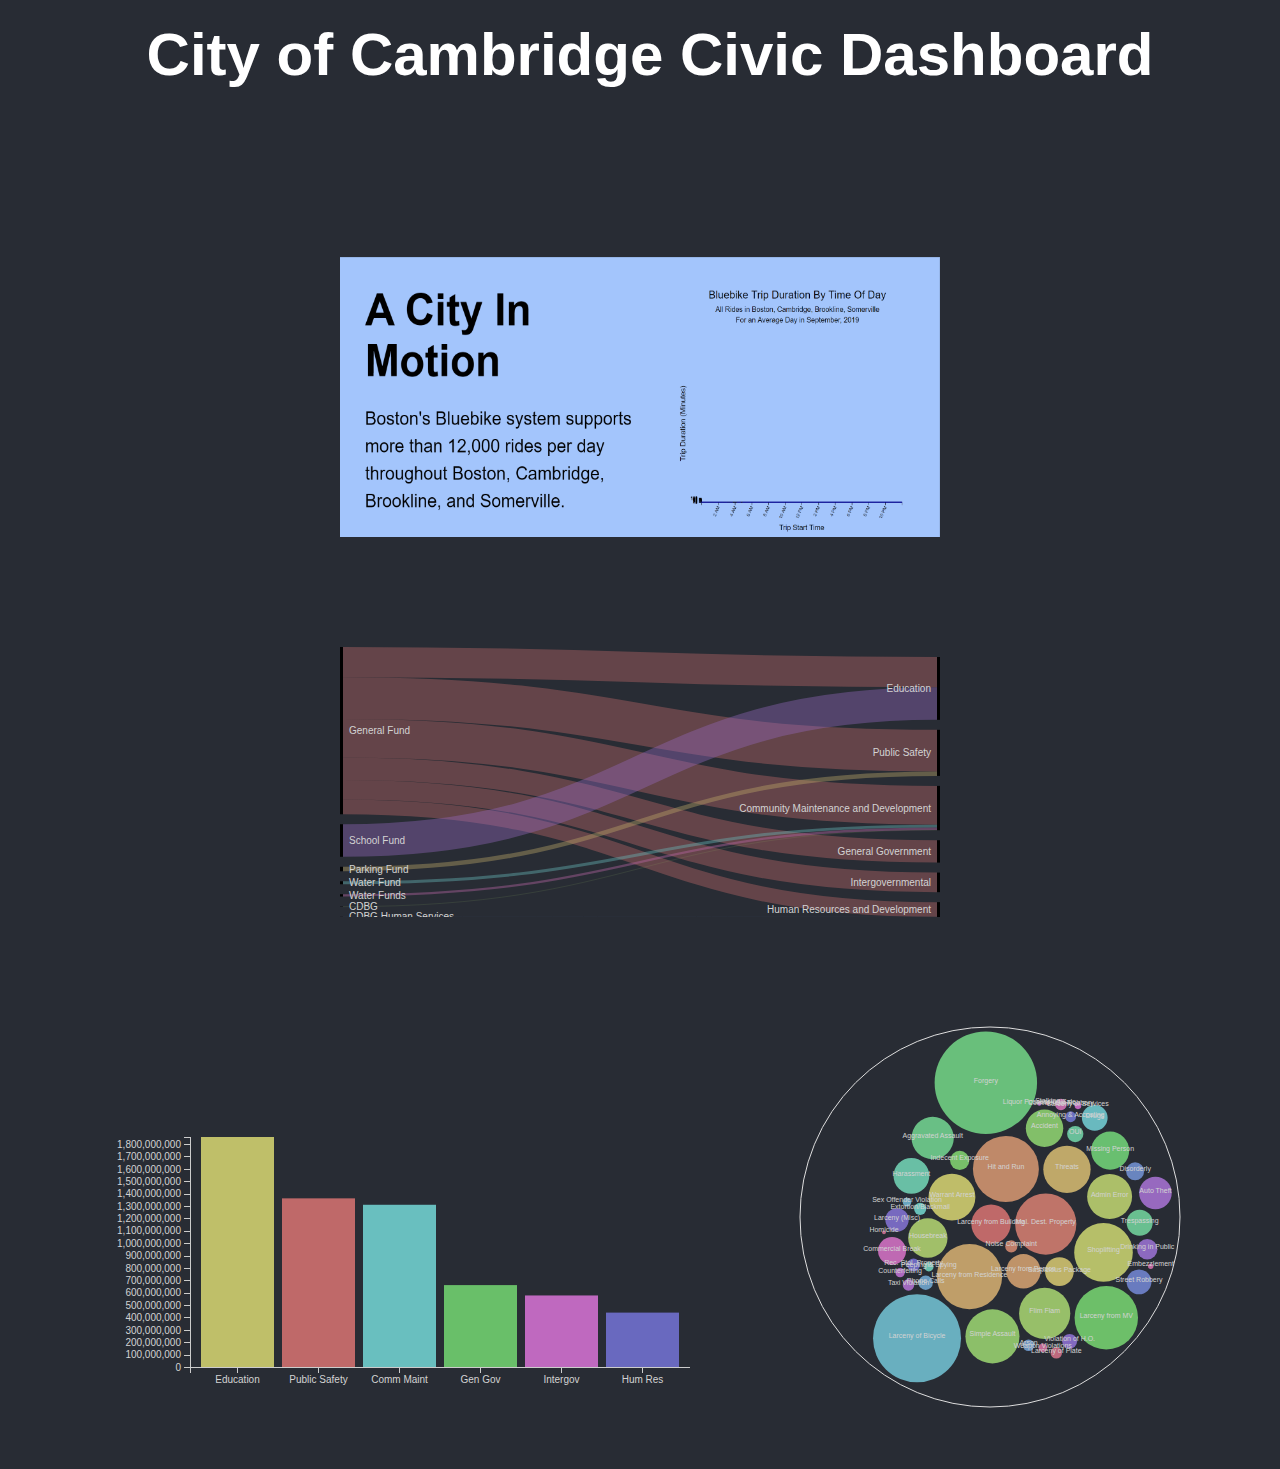
<file: index.html>
<!DOCTYPE html>
<html lang="en">

<head>
  <meta charset="utf-8">
  <title>City of Cambridge Civic Dashboard</title>
  <link rel="stylesheet" href="style.css">
</head>

<body>
  <h1>City of Cambridge Civic Dashboard</h1>

  <div id="data-vizes">
    <div>
      <a href="https://dana-bullister.github.io/blue-bikes/"><img width="600" height="280" src="bluebikes.gif" alt="bluebikes.gif"></a>
    </div>
    <div id="sankey">
      <a href="funds.html">
        <svg width="600" height="280" xmlns="http://www.w3.org/2000/svg">
          <g transform="translate(0, 10)">
            <g class="links" fill="none" stroke-opacity="0.4">
              <path d="M3,51.07756278316269C300,51.07756278316269,300,103.63657046947058,597,103.63657046947058" stroke-width="41.610833266902354" style="stroke: rgb(191, 105, 105);"></path>
              <path d="M3,15.136073074855801C300,15.136073074855801,300,25.136073074855744,597,25.136073074855744" stroke-width="30.272146149711432" style="stroke: rgb(191, 105, 105);"></path>
              <path d="M3,121.79458808449169C300,121.79458808449169,300,204.4082143100166,597,204.4082143100166" stroke-width="22.376031246472255" style="stroke: rgb(191, 105, 105);"></path>
              <path d="M3,91.24477593893471C300,91.24477593893471,300,158.26455023025193,597,158.26455023025193" stroke-width="38.7235930446417" style="stroke: rgb(191, 105, 105);"></path>
              <path d="M3,159.88163529814503C300,159.88163529814503,300,262.4952615236699,597,262.4952615236699" stroke-width="14.70667150816971" style="stroke: rgb(191, 105, 105);"></path>
              <path d="M3,142.75545162589398C300,142.75545162589398,300,235.3690778514189,597,235.3690778514189" stroke-width="19.545695836332317" style="stroke: rgb(191, 105, 105);"></path>
              <path d="M3,222.02436204104234C300,222.02436204104234,300,126.67237040542642,597,126.67237040542642" stroke-width="4.460766605009312" style="stroke: rgb(191, 169, 105);"></path>
              <path d="M3,259.676828913877C300,259.676828913877,300,183.04843032290282,597,183.04843032290282" stroke-width="0.342183478397398" style="stroke: rgb(148, 191, 105);"></path>
              <path d="M3,279.9996616876604C300,279.9996616876604,300,183.219860374441,597,183.219860374441" stroke-width="0.0006766246789064094" style="stroke: rgb(105, 191, 126);"></path>
              <path d="M3,235.73705933645564C300,235.73705933645564,300,179.10866074548147,597,179.10866074548147" stroke-width="2.964627985817378" style="stroke: rgb(105, 191, 191);"></path>
              <path d="M3,269.9236220141983C300,269.9236220141983,300,269.9242986388774,597,269.9242986388774" stroke-width="0.15140272224528625" style="stroke: rgb(105, 126, 191);"></path>
              <path d="M3,193.51447489538384C300,193.51447489538384,300,56.55164999286545,597,56.55164999286545" stroke-width="32.55900768630798" style="stroke: rgb(148, 105, 191);"></path>
              <path d="M3,248.36255525202134C300,248.36255525202134,300,181.73415666104714,597,181.73415666104714" stroke-width="2.286363845313978" style="stroke: rgb(191, 105, 169);"></path>
            </g>
            <g class="nodes" font-family="Arial, Helvetica" font-size="10">
              <g>
                <rect x="0" y="259.5057371746783" height="0.34218347839738783" width="3" fill="#000"></rect><text x="9" y="259.676828913877" dy="0.35em" text-anchor="start">CDBG</text>
              </g>
              <g>
                <rect x="0" y="279.99932337532096" height="0.0006766246789027264" width="3" fill="#000"></rect><text x="9" y="279.9996616876604" dy="0.35em" text-anchor="start">CDBG Historical</text>
              </g>
              <g>
                <rect x="0" y="269.8479206530757" height="0.15140272224527962" width="3" fill="#000"></rect><text x="9" y="269.9236220141983" dy="0.35em" text-anchor="start">CDBG Human Services</text>
              </g>
              <g>
                <rect x="0" y="8.526512829121202e-14" height="167.23497105222975" width="3" fill="#000"></rect><text x="9" y="83.61748552611496" dy="0.35em" text-anchor="start">General Fund</text>
              </g>
              <g>
                <rect x="0" y="219.79397873853767" height="4.460766605009269" width="3" fill="#000"></rect><text x="9" y="222.0243620410423" dy="0.35em" text-anchor="start">Parking Fund</text>
              </g>
              <g>
                <rect x="0" y="177.23497105222984" height="32.55900768630784" width="3" fill="#000"></rect><text x="9" y="193.51447489538376" dy="0.35em" text-anchor="start">School Fund</text>
              </g>
              <g>
                <rect x="0" y="234.25474534354694" height="2.964627985817401" width="3" fill="#000"></rect><text x="9" y="235.73705933645564" dy="0.35em" text-anchor="start">Water Fund</text>
              </g>
              <g>
                <rect x="0" y="247.21937332936434" height="2.2863638453139856" width="3" fill="#000"></rect><text x="9" y="248.36255525202134" dy="0.35em" text-anchor="start">Water Funds</text>
              </g>
              <g>
                <rect x="597" y="138.90275370793108" height="44.31744497884938" width="3" fill="#000"></rect><text x="591" y="161.06147619735577" dy="0.35em" text-anchor="end">Community Maintenance and Development</text>
              </g>
              <g>
                <rect x="597" y="10.000000000000028" height="62.83115383601938" width="3" fill="#000"></rect><text x="591" y="41.41557691800972" dy="0.35em" text-anchor="end">Education</text>
              </g>
              <g>
                <rect x="597" y="193.22019868678046" height="22.37603124647228" width="3" fill="#000"></rect><text x="591" y="204.4082143100166" dy="0.35em" text-anchor="end">General Government</text>
              </g>
              <g>
                <rect x="597" y="255.14192576958504" height="14.858074230414928" width="3" fill="#000"></rect><text x="591" y="262.5709628847925" dy="0.35em" text-anchor="end">Human Resources and Development</text>
              </g>
              <g>
                <rect x="597" y="225.59622993325274" height="19.5456958363323" width="3" fill="#000"></rect><text x="591" y="235.3690778514189" dy="0.35em" text-anchor="end">Intergovernmental</text>
              </g>
              <g>
                <rect x="597" y="82.83115383601941" height="46.07159987191167" width="3" fill="#000"></rect><text x="591" y="105.86695377197525" dy="0.35em" text-anchor="end">Public Safety</text>
              </g>
            </g>
          </g>
        </svg>
      </a>
    </div>
    <div id="bar-chart">
      <a href="bar-chart.html">
        <svg width="600" height="280" xmlns="http://www.w3.org/2000/svg" version="1.1">
          <g transform="translate(100,0)"><text x="-100" y="-7" style="font-size: 10px; font-family: Arial, Helvetica;">undefined</text>
            <g class="y axis" transform="translate(0,0)" fill="none" font-size="10" font-family="sans-serif" text-anchor="end" style="font-size: 10px; font-family: Arial, Helvetica;">
              <path class="domain" stroke="#000" d="M-6,230.5H0.5V0.5H-6" style="shape-rendering: crispedges; fill: none; stroke: rgb(204, 204, 204);"></path>
              <g class="tick" opacity="1" transform="translate(0,230.5)">
                <line stroke="#000" x2="-6" style="shape-rendering: crispedges; fill: none; stroke: rgb(204, 204, 204);"></line><text fill="#000" x="-9" dy="0.32em">0</text>
              </g>
              <g class="tick" opacity="1" transform="translate(0,218.1157235187316)">
                <line stroke="#000" x2="-6" style="shape-rendering: crispedges; fill: none; stroke: rgb(204, 204, 204);"></line><text fill="#000" x="-9" dy="0.32em">100,000,000</text>
              </g>
              <g class="tick" opacity="1" transform="translate(0,205.73144703746323)">
                <line stroke="#000" x2="-6" style="shape-rendering: crispedges; fill: none; stroke: rgb(204, 204, 204);"></line><text fill="#000" x="-9" dy="0.32em">200,000,000</text>
              </g>
              <g class="tick" opacity="1" transform="translate(0,193.34717055619484)">
                <line stroke="#000" x2="-6" style="shape-rendering: crispedges; fill: none; stroke: rgb(204, 204, 204);"></line><text fill="#000" x="-9" dy="0.32em">300,000,000</text>
              </g>
              <g class="tick" opacity="1" transform="translate(0,180.96289407492648)">
                <line stroke="#000" x2="-6" style="shape-rendering: crispedges; fill: none; stroke: rgb(204, 204, 204);"></line><text fill="#000" x="-9" dy="0.32em">400,000,000</text>
              </g>
              <g class="tick" opacity="1" transform="translate(0,168.5786175936581)">
                <line stroke="#000" x2="-6" style="shape-rendering: crispedges; fill: none; stroke: rgb(204, 204, 204);"></line><text fill="#000" x="-9" dy="0.32em">500,000,000</text>
              </g>
              <g class="tick" opacity="1" transform="translate(0,156.1943411123897)">
                <line stroke="#000" x2="-6" style="shape-rendering: crispedges; fill: none; stroke: rgb(204, 204, 204);"></line><text fill="#000" x="-9" dy="0.32em">600,000,000</text>
              </g>
              <g class="tick" opacity="1" transform="translate(0,143.81006463112135)">
                <line stroke="#000" x2="-6" style="shape-rendering: crispedges; fill: none; stroke: rgb(204, 204, 204);"></line><text fill="#000" x="-9" dy="0.32em">700,000,000</text>
              </g>
              <g class="tick" opacity="1" transform="translate(0,131.42578814985296)">
                <line stroke="#000" x2="-6" style="shape-rendering: crispedges; fill: none; stroke: rgb(204, 204, 204);"></line><text fill="#000" x="-9" dy="0.32em">800,000,000</text>
              </g>
              <g class="tick" opacity="1" transform="translate(0,119.04151166858456)">
                <line stroke="#000" x2="-6" style="shape-rendering: crispedges; fill: none; stroke: rgb(204, 204, 204);"></line><text fill="#000" x="-9" dy="0.32em">900,000,000</text>
              </g>
              <g class="tick" opacity="1" transform="translate(0,106.65723518731619)">
                <line stroke="#000" x2="-6" style="shape-rendering: crispedges; fill: none; stroke: rgb(204, 204, 204);"></line><text fill="#000" x="-9" dy="0.32em">1,000,000,000</text>
              </g>
              <g class="tick" opacity="1" transform="translate(0,94.2729587060478)">
                <line stroke="#000" x2="-6" style="shape-rendering: crispedges; fill: none; stroke: rgb(204, 204, 204);"></line><text fill="#000" x="-9" dy="0.32em">1,100,000,000</text>
              </g>
              <g class="tick" opacity="1" transform="translate(0,81.88868222477942)">
                <line stroke="#000" x2="-6" style="shape-rendering: crispedges; fill: none; stroke: rgb(204, 204, 204);"></line><text fill="#000" x="-9" dy="0.32em">1,200,000,000</text>
              </g>
              <g class="tick" opacity="1" transform="translate(0,69.50440574351106)">
                <line stroke="#000" x2="-6" style="shape-rendering: crispedges; fill: none; stroke: rgb(204, 204, 204);"></line><text fill="#000" x="-9" dy="0.32em">1,300,000,000</text>
              </g>
              <g class="tick" opacity="1" transform="translate(0,57.12012926224267)">
                <line stroke="#000" x2="-6" style="shape-rendering: crispedges; fill: none; stroke: rgb(204, 204, 204);"></line><text fill="#000" x="-9" dy="0.32em">1,400,000,000</text>
              </g>
              <g class="tick" opacity="1" transform="translate(0,44.735852780974284)">
                <line stroke="#000" x2="-6" style="shape-rendering: crispedges; fill: none; stroke: rgb(204, 204, 204);"></line><text fill="#000" x="-9" dy="0.32em">1,500,000,000</text>
              </g>
              <g class="tick" opacity="1" transform="translate(0,32.3515762997059)">
                <line stroke="#000" x2="-6" style="shape-rendering: crispedges; fill: none; stroke: rgb(204, 204, 204);"></line><text fill="#000" x="-9" dy="0.32em">1,600,000,000</text>
              </g>
              <g class="tick" opacity="1" transform="translate(0,19.96729981843751)">
                <line stroke="#000" x2="-6" style="shape-rendering: crispedges; fill: none; stroke: rgb(204, 204, 204);"></line><text fill="#000" x="-9" dy="0.32em">1,700,000,000</text>
              </g>
              <g class="tick" opacity="1" transform="translate(0,7.583023337169124)">
                <line stroke="#000" x2="-6" style="shape-rendering: crispedges; fill: none; stroke: rgb(204, 204, 204);"></line><text fill="#000" x="-9" dy="0.32em">1,800,000,000</text>
              </g>
            </g>
            <rect transform="translate(0,0)" class="bar" x="11" width="73" y="0" height="230" style="fill: rgb(191, 191, 105);"></rect>
            <rect transform="translate(0,0)" class="bar" x="92" width="73" y="61.35009746605971" height="168.6499025339403" style="fill: rgb(191, 105, 105);"></rect>
            <rect transform="translate(0,0)" class="bar" x="254" width="73" y="148.09020091975015" height="81.90979908024985" style="fill: rgb(105, 191, 105);"></rect>
            <rect transform="translate(0,0)" class="bar" x="173" width="73" y="67.77136463643973" height="162.22863536356027" style="fill: rgb(105, 191, 191);"></rect>
            <rect transform="translate(0,0)" class="bar" x="416" width="73" y="175.61046766840735" height="54.38953233159265" style="fill: rgb(105, 105, 191);"></rect>
            <rect transform="translate(0,0)" class="bar" x="335" width="73" y="158.45093925715435" height="71.54906074284565" style="fill: rgb(191, 105, 191);"></rect>
          </g>
          <g class="x axis" transform="translate(100,230)" fill="none" font-size="10" font-family="sans-serif" text-anchor="middle" style="font-size: 10px; font-family: Arial, Helvetica;">
            <path class="domain" stroke="#000" d="M0.5,6V0.5H500.5V6" style="shape-rendering: crispedges; fill: none; stroke: rgb(204, 204, 204);"></path>
            <g class="tick" opacity="1" transform="translate(128.5,0)">
              <line stroke="#000" y2="6" style="shape-rendering: crispedges; fill: none; stroke: rgb(204, 204, 204);"></line><text fill="#000" y="9" dy="0.71em">Public Safety</text>
            </g>
            <g class="tick" opacity="1" transform="translate(47.5,0)">
              <line stroke="#000" y2="6" style="shape-rendering: crispedges; fill: none; stroke: rgb(204, 204, 204);"></line><text fill="#000" y="9" dy="0.71em">Education</text>
            </g>
            <g class="tick" opacity="1" transform="translate(209.5,0)">
              <line stroke="#000" y2="6" style="shape-rendering: crispedges; fill: none; stroke: rgb(204, 204, 204);"></line><text fill="#000" y="9" dy="0.71em">Comm Maint</text>
            </g>
            <g class="tick" opacity="1" transform="translate(290.5,0)">
              <line stroke="#000" y2="6" style="shape-rendering: crispedges; fill: none; stroke: rgb(204, 204, 204);"></line><text fill="#000" y="9" dy="0.71em">Gen Gov</text>
            </g>
            <g class="tick" opacity="1" transform="translate(371.5,0)">
              <line stroke="#000" y2="6" style="shape-rendering: crispedges; fill: none; stroke: rgb(204, 204, 204);"></line><text fill="#000" y="9" dy="0.71em">Intergov</text>
            </g>
            <g class="tick" opacity="1" transform="translate(452.5,0)">
              <line stroke="#000" y2="6" style="shape-rendering: crispedges; fill: none; stroke: rgb(204, 204, 204);"></line><text fill="#000" y="9" dy="0.71em">Hum Res</text>
            </g>
          </g>
        </svg>
      </a>
    </div>
    <div>
      <a href="circle-diag.html">
        <svg width="400" height="400" xmlns="http://www.w3.org/2000/svg">
          <g transform="translate(10,10)">
            <g>
              <circle class="node node--root" transform="translate(190,190)" r="190" style="fill-opacity: 0; stroke: rgb(221, 221, 221); stroke-opacity: 1;"></circle>
              <circle class="node node--leaf" transform="translate(191.05091691257527,197.07474751236933)" r="19.681389699377313" style="fill: rgb(191, 105, 105); fill-opacity: 1; stroke: rgb(221, 221, 221); stroke-opacity: 0;"></circle>
              <circle class="node node--leaf" transform="translate(245.7385271750395,197.07474751236933)" r="30.611031862429982" style="fill: rgb(191, 116, 105); fill-opacity: 1; stroke: rgb(221, 221, 221); stroke-opacity: 0;"></circle>
              <circle class="node node--leaf" transform="translate(211.27681216636645,219.43451059194848)" r="6.073808725046657" style="fill: rgb(191, 126, 105); fill-opacity: 1; stroke: rgb(221, 221, 221); stroke-opacity: 0;"></circle>
              <circle class="node node--leaf" transform="translate(205.89760703741896,141.9740963106358)" r="32.98922546285924" style="fill: rgb(191, 137, 105); fill-opacity: 1; stroke: rgb(221, 221, 221); stroke-opacity: 0;"></circle>
              <circle class="node node--leaf" transform="translate(223.44755718072312,244.25995556316406)" r="17.17932534844204" style="fill: rgb(191, 147, 105); fill-opacity: 1; stroke: rgb(221, 221, 221); stroke-opacity: 0;"></circle>
              <circle class="node node--leaf" transform="translate(169.4788616733703,249.54169069512352)" r="32.65201839369641" style="fill: rgb(191, 158, 105); fill-opacity: 1; stroke: rgb(221, 221, 221); stroke-opacity: 0;"></circle>
              <circle class="node node--leaf" transform="translate(266.9608669807203,142.36010137626252)" r="23.680065813094437" style="fill: rgb(191, 168, 105); fill-opacity: 1; stroke: rgb(221, 221, 221); stroke-opacity: 0;"></circle>
              <circle class="node node--leaf" transform="translate(259.3943234857058,244.52842823830974)" r="14.37325480186503" style="fill: rgb(191, 179, 105); fill-opacity: 1; stroke: rgb(221, 221, 221); stroke-opacity: 0;"></circle>
              <circle class="node node--leaf" transform="translate(151.94624804521467,170.07204668356792)" r="23.445216381683238" style="fill: rgb(191, 189, 105); fill-opacity: 1; stroke: rgb(221, 221, 221); stroke-opacity: 0;"></circle>
              <circle class="node node--leaf" transform="translate(303.50247660088996,225.37620659682773)" r="29.318319385376647" style="fill: rgb(182, 191, 105); fill-opacity: 1; stroke: rgb(221, 221, 221); stroke-opacity: 0;"></circle>
              <circle class="node node--leaf" transform="translate(309.606348982334,169.5138843729015)" r="22.48129863397141" style="fill: rgb(172, 191, 105); fill-opacity: 1; stroke: rgb(221, 221, 221); stroke-opacity: 0;"></circle>
              <circle class="node node--leaf" transform="translate(127.83327617767102,211.02183993079592)" r="19.681389699377313" style="fill: rgb(161, 191, 105); fill-opacity: 1; stroke: rgb(221, 221, 221); stroke-opacity: 0;"></circle>
              <circle class="node node--leaf" transform="translate(244.68210404480124,286.4135848544259)" r="25.625427083786555" style="fill: rgb(151, 191, 105); fill-opacity: 1; stroke: rgb(221, 221, 221); stroke-opacity: 0;"></circle>
              <circle class="node node--leaf" transform="translate(192.4513411818983,309.35587146048476)" r="27.026742646559672" style="fill: rgb(140, 191, 105); fill-opacity: 1; stroke: rgb(221, 221, 221); stroke-opacity: 0;"></circle>
              <circle class="node node--leaf" transform="translate(244.53133421759532,101.28966471660277)" r="18.720735778016376" style="fill: rgb(130, 191, 105); fill-opacity: 1; stroke: rgb(221, 221, 221); stroke-opacity: 0;"></circle>
              <circle class="node node--leaf" transform="translate(159.69153533785533,133.4379210588176)" r="9.603534821675414" style="fill: rgb(119, 191, 105); fill-opacity: 1; stroke: rgb(221, 221, 221); stroke-opacity: 0;"></circle>
              <circle class="node node--leaf" transform="translate(306.28445269093487,290.7658497306126)" r="31.735287320217598" style="fill: rgb(109, 191, 105); fill-opacity: 1; stroke: rgb(221, 221, 221); stroke-opacity: 0;"></circle>
              <circle class="node node--leaf" transform="translate(310.1634380166945,123.62674969263138)" r="19.014028868149914" style="fill: rgb(105, 191, 112); fill-opacity: 1; stroke: rgb(221, 221, 221); stroke-opacity: 0;"></circle>
              <circle class="node node--leaf" transform="translate(185.84311843122921,55.674344106413656)" r="51.21485075310677" style="fill: rgb(105, 191, 123); fill-opacity: 1; stroke: rgb(221, 221, 221); stroke-opacity: 0;"></circle>
              <circle class="node node--leaf" transform="translate(132.66585354654487,110.99948227402237)" r="21.127776607685913" style="fill: rgb(105, 191, 133); fill-opacity: 1; stroke: rgb(221, 221, 221); stroke-opacity: 0;"></circle>
              <circle class="node node--leaf" transform="translate(339.6628485396999,195.76049626618334)" r="13.026868433007346" style="fill: rgb(105, 191, 144); fill-opacity: 1; stroke: rgb(221, 221, 221); stroke-opacity: 0;"></circle>
              <circle class="node node--leaf" transform="translate(275.25193719771954,107.09758138262829)" r="8.14886951492139" style="fill: rgb(105, 191, 154); fill-opacity: 1; stroke: rgb(221, 221, 221); stroke-opacity: 0;"></circle>
              <circle class="node node--leaf" transform="translate(111.39710773821753,148.87442580735126)" r="17.91516190626086" style="fill: rgb(105, 191, 165); fill-opacity: 1; stroke: rgb(221, 221, 221); stroke-opacity: 0;"></circle>
              <circle class="node node--leaf" transform="translate(128.88312442902577,239.78401646017818)" r="4.704752008031001" style="fill: rgb(105, 191, 175); fill-opacity: 1; stroke: rgb(221, 221, 221); stroke-opacity: 0;"></circle>
              <circle class="node node--leaf" transform="translate(120.14921228102435,181.8670632068267)" r="6.073808725046657" style="fill: rgb(105, 191, 185); fill-opacity: 1; stroke: rgb(221, 221, 221); stroke-opacity: 0;"></circle>
              <circle class="node node--leaf" transform="translate(294.74632637518715,90.77030178821589)" r="12.88449401133153" style="fill: rgb(105, 185, 191); fill-opacity: 1; stroke: rgb(221, 221, 221); stroke-opacity: 0;"></circle>
              <circle class="node node--leaf" transform="translate(117.04700444232843,311.35590378130996)" r="44.008925259471816" style="fill: rgb(105, 175, 191); fill-opacity: 1; stroke: rgb(221, 221, 221); stroke-opacity: 0;"></circle>
              <circle class="node node--leaf" transform="translate(107.01887473211991,175.1168872395258)" r="4.29483133711051" style="fill: rgb(105, 165, 191); fill-opacity: 1; stroke: rgb(221, 221, 221); stroke-opacity: 0;"></circle>
              <circle class="node node--leaf" transform="translate(125.68331659184372,255.75315953657443)" r="7.186627400932516" style="fill: rgb(105, 154, 191); fill-opacity: 1; stroke: rgb(221, 221, 221); stroke-opacity: 0;"></circle>
              <circle class="node node--leaf" transform="translate(228.53256308461687,318.34470714762074)" r="5.76212089300525" style="fill: rgb(105, 144, 191); fill-opacity: 1; stroke: rgb(221, 221, 221); stroke-opacity: 0;"></circle>
              <circle class="node node--leaf" transform="translate(335.13747551914753,144.2963582813794)" r="9.008914215519889" style="fill: rgb(105, 133, 191); fill-opacity: 1; stroke: rgb(221, 221, 221); stroke-opacity: 0;"></circle>
              <circle class="node node--leaf" transform="translate(339.0137899475317,254.8684915939208)" r="12.447603793481786" style="fill: rgb(105, 123, 191); fill-opacity: 1; stroke: rgb(221, 221, 221); stroke-opacity: 0;"></circle>
              <circle class="node node--leaf" transform="translate(270.6324250600429,89.7246248836074)" r="5.432579676614262" style="fill: rgb(105, 112, 191); fill-opacity: 1; stroke: rgb(221, 221, 221); stroke-opacity: 0;"></circle>
              <circle class="node node--leaf" transform="translate(113.5282066494019,237.89887879665235)" r="6.370264332922002" style="fill: rgb(109, 105, 191); fill-opacity: 1; stroke: rgb(221, 221, 221); stroke-opacity: 0;"></circle>
              <circle class="node node--leaf" transform="translate(97.02328150869191,192.86953178176043)" r="11.68320435434028" style="fill: rgb(119, 105, 191); fill-opacity: 1; stroke: rgb(221, 221, 221); stroke-opacity: 0;"></circle>
              <circle class="node node--leaf" transform="translate(269.6454858014029,314.3428231766993)" r="7.438866085814379" style="fill: rgb(130, 105, 191); fill-opacity: 1; stroke: rgb(221, 221, 221); stroke-opacity: 0;"></circle>
              <circle class="node node--leaf" transform="translate(347.2697769647576,222.27640689055744)" r="10.163425938120872" style="fill: rgb(140, 105, 191); fill-opacity: 1; stroke: rgb(221, 221, 221); stroke-opacity: 0;"></circle>
              <circle class="node node--leaf" transform="translate(355.4513284889847,165.96538669767364)" r="16.297739029842784" style="fill: rgb(151, 105, 191); fill-opacity: 1; stroke: rgb(221, 221, 221); stroke-opacity: 0;"></circle>
              <circle class="node node--leaf" transform="translate(108.46943144221493,257.8731379628466)" r="5.76212089300525" style="fill: rgb(161, 105, 191); fill-opacity: 1; stroke: rgb(221, 221, 221); stroke-opacity: 0;"></circle>
              <circle class="node node--leaf" transform="translate(100.10453059696361,245.58862295810846)" r="4.704752008031001" style="fill: rgb(172, 105, 191); fill-opacity: 1; stroke: rgb(221, 221, 221); stroke-opacity: 0;"></circle>
              <circle class="node node--leaf" transform="translate(239.35730590769282,76.79349470859206)" r="1.920706964335083" style="fill: rgb(182, 105, 191); fill-opacity: 1; stroke: rgb(221, 221, 221); stroke-opacity: 0;"></circle>
              <circle class="node node--leaf" transform="translate(277.9689516151997,78.80596888422967)" r="3.326762048679747" style="fill: rgb(191, 105, 189); fill-opacity: 1; stroke: rgb(221, 221, 221); stroke-opacity: 0;"></circle>
              <circle class="node node--leaf" transform="translate(92.04042540277788,223.96016001260085)" r="13.982957765465798" style="fill: rgb(191, 105, 179); fill-opacity: 1; stroke: rgb(221, 221, 221); stroke-opacity: 0;"></circle>
              <circle class="node node--leaf" transform="translate(260.9316501019653,77.52054307987405)" r="5.76212089300525" style="fill: rgb(191, 105, 168); fill-opacity: 1; stroke: rgb(221, 221, 221); stroke-opacity: 0;"></circle>
              <circle class="node node--leaf" transform="translate(350.7241199225772,239.20241762617295)" r="2.7162898383071314" style="fill: rgb(191, 105, 158); fill-opacity: 1; stroke: rgb(221, 221, 221); stroke-opacity: 0;"></circle>
              <circle class="node node--leaf" transform="translate(242.79524999226928,320.67711784413103)" r="4.29483133711051" style="fill: rgb(191, 105, 147); fill-opacity: 1; stroke: rgb(221, 221, 221); stroke-opacity: 0;"></circle>
              <circle class="node node--leaf" transform="translate(84.01885226418102,205.31350307433573)" r="1.920706964335083" style="fill: rgb(191, 105, 137); fill-opacity: 1; stroke: rgb(221, 221, 221); stroke-opacity: 0;"></circle>
              <circle class="node node--leaf" transform="translate(256.30327035435823,325.8149932202283)" r="5.76212089300525" style="fill: rgb(191, 105, 126); fill-opacity: 1; stroke: rgb(221, 221, 221); stroke-opacity: 0;"></circle>
              <circle class="node node--leaf" transform="translate(247.58632456834002,76.44011848392695)" r="1.920706964335083" style="fill: rgb(191, 105, 116); fill-opacity: 1; stroke: rgb(221, 221, 221); stroke-opacity: 0;"></circle>
            </g>
            <g id="text-labels"><text text-anchor="middle" transform="translate(190,190)" style="font-size: 7px; font-family: Arial, Helvetica;"></text><text text-anchor="middle" transform="translate(191.05091691257527,197.07474751236933)"
                style="font-size: 7px; font-family: Arial, Helvetica;">Larceny from Building</text><text text-anchor="middle" transform="translate(245.7385271750395,197.07474751236933)" style="font-size: 7px; font-family: Arial, Helvetica;">Mal.
                Dest. Property</text><text text-anchor="middle" transform="translate(211.27681216636645,219.43451059194848)" style="font-size: 7px; font-family: Arial, Helvetica;">Noise Complaint</text><text text-anchor="middle"
                transform="translate(205.89760703741896,141.9740963106358)" style="font-size: 7px; font-family: Arial, Helvetica;">Hit and Run</text><text text-anchor="middle" transform="translate(223.44755718072312,244.25995556316406)"
                style="font-size: 7px; font-family: Arial, Helvetica;">Larceny from Person</text><text text-anchor="middle" transform="translate(169.4788616733703,249.54169069512352)" style="font-size: 7px; font-family: Arial, Helvetica;">Larceny
                from Residence</text><text text-anchor="middle" transform="translate(266.9608669807203,142.36010137626252)" style="font-size: 7px; font-family: Arial, Helvetica;">Threats</text><text text-anchor="middle"
                transform="translate(259.3943234857058,244.52842823830974)" style="font-size: 7px; font-family: Arial, Helvetica;">Suspicious Package</text><text text-anchor="middle" transform="translate(151.94624804521467,170.07204668356792)"
                style="font-size: 7px; font-family: Arial, Helvetica;">Warrant Arrest</text><text text-anchor="middle" transform="translate(303.50247660088996,225.37620659682773)"
                style="font-size: 7px; font-family: Arial, Helvetica;">Shoplifting</text><text text-anchor="middle" transform="translate(309.606348982334,169.5138843729015)" style="font-size: 7px; font-family: Arial, Helvetica;">Admin
                Error</text><text text-anchor="middle" transform="translate(127.83327617767102,211.02183993079592)" style="font-size: 7px; font-family: Arial, Helvetica;">Housebreak</text><text text-anchor="middle"
                transform="translate(244.68210404480124,286.4135848544259)" style="font-size: 7px; font-family: Arial, Helvetica;">Flim Flam</text><text text-anchor="middle" transform="translate(192.4513411818983,309.35587146048476)"
                style="font-size: 7px; font-family: Arial, Helvetica;">Simple Assault</text><text text-anchor="middle" transform="translate(244.53133421759532,101.28966471660277)"
                style="font-size: 7px; font-family: Arial, Helvetica;">Accident</text><text text-anchor="middle" transform="translate(159.69153533785533,133.4379210588176)" style="font-size: 7px; font-family: Arial, Helvetica;">Indecent
                Exposure</text><text text-anchor="middle" transform="translate(306.28445269093487,290.7658497306126)" style="font-size: 7px; font-family: Arial, Helvetica;">Larceny from MV</text><text text-anchor="middle"
                transform="translate(310.1634380166945,123.62674969263138)" style="font-size: 7px; font-family: Arial, Helvetica;">Missing Person</text><text text-anchor="middle" transform="translate(185.84311843122921,55.674344106413656)"
                style="font-size: 7px; font-family: Arial, Helvetica;">Forgery</text><text text-anchor="middle" transform="translate(132.66585354654487,110.99948227402237)" style="font-size: 7px; font-family: Arial, Helvetica;">Aggravated
                Assault</text><text text-anchor="middle" transform="translate(339.6628485396999,195.76049626618334)" style="font-size: 7px; font-family: Arial, Helvetica;">Trespassing</text><text text-anchor="middle"
                transform="translate(275.25193719771954,107.09758138262829)" style="font-size: 7px; font-family: Arial, Helvetica;">OUI</text><text text-anchor="middle" transform="translate(111.39710773821753,148.87442580735126)"
                style="font-size: 7px; font-family: Arial, Helvetica;">Harassment</text><text text-anchor="middle" transform="translate(128.88312442902577,239.78401646017818)" style="font-size: 7px; font-family: Arial, Helvetica;">Peeping &amp;
                Spying</text><text text-anchor="middle" transform="translate(120.14921228102435,181.8670632068267)" style="font-size: 7px; font-family: Arial, Helvetica;">Extortion/Blackmail</text><text text-anchor="middle"
                transform="translate(294.74632637518715,90.77030178821589)" style="font-size: 7px; font-family: Arial, Helvetica;">Drugs</text><text text-anchor="middle" transform="translate(117.04700444232843,311.35590378130996)"
                style="font-size: 7px; font-family: Arial, Helvetica;">Larceny of Bicycle</text><text text-anchor="middle" transform="translate(107.01887473211991,175.1168872395258)" style="font-size: 7px; font-family: Arial, Helvetica;">Sex
                Offender Violation</text><text text-anchor="middle" transform="translate(125.68331659184372,255.75315953657443)" style="font-size: 7px; font-family: Arial, Helvetica;">Phone Calls</text><text text-anchor="middle"
                transform="translate(228.53256308461687,318.34470714762074)" style="font-size: 7px; font-family: Arial, Helvetica;">Arson</text><text text-anchor="middle" transform="translate(335.13747551914753,144.2963582813794)"
                style="font-size: 7px; font-family: Arial, Helvetica;">Disorderly</text><text text-anchor="middle" transform="translate(339.0137899475317,254.8684915939208)" style="font-size: 7px; font-family: Arial, Helvetica;">Street
                Robbery</text><text text-anchor="middle" transform="translate(270.6324250600429,89.7246248836074)" style="font-size: 7px; font-family: Arial, Helvetica;">Annoying &amp; Accosting</text><text text-anchor="middle"
                transform="translate(113.5282066494019,237.89887879665235)" style="font-size: 7px; font-family: Arial, Helvetica;">Rec. Stol. Property</text><text text-anchor="middle" transform="translate(97.02328150869191,192.86953178176043)"
                style="font-size: 7px; font-family: Arial, Helvetica;">Larceny (Misc)</text><text text-anchor="middle" transform="translate(269.6454858014029,314.3428231766993)" style="font-size: 7px; font-family: Arial, Helvetica;">Violation of
                H.O.</text><text text-anchor="middle" transform="translate(347.2697769647576,222.27640689055744)" style="font-size: 7px; font-family: Arial, Helvetica;">Drinking in Public</text><text text-anchor="middle"
                transform="translate(355.4513284889847,165.96538669767364)" style="font-size: 7px; font-family: Arial, Helvetica;">Auto Theft</text><text text-anchor="middle" transform="translate(108.46943144221493,257.8731379628466)"
                style="font-size: 7px; font-family: Arial, Helvetica;">Taxi Violation</text><text text-anchor="middle" transform="translate(100.10453059696361,245.58862295810846)"
                style="font-size: 7px; font-family: Arial, Helvetica;">Counterfeiting</text><text text-anchor="middle" transform="translate(239.35730590769282,76.79349470859206)" style="font-size: 7px; font-family: Arial, Helvetica;">Liquor
                Possession/Sale</text><text text-anchor="middle" transform="translate(277.9689516151997,78.80596888422967)" style="font-size: 7px; font-family: Arial, Helvetica;">Larceny of Services</text><text text-anchor="middle"
                transform="translate(92.04042540277788,223.96016001260085)" style="font-size: 7px; font-family: Arial, Helvetica;">Commercial Break</text><text text-anchor="middle" transform="translate(260.9316501019653,77.52054307987405)"
                style="font-size: 7px; font-family: Arial, Helvetica;">Commercial Robbery</text><text text-anchor="middle" transform="translate(350.7241199225772,239.20241762617295)"
                style="font-size: 7px; font-family: Arial, Helvetica;">Embezzlement</text><text text-anchor="middle" transform="translate(242.79524999226928,320.67711784413103)" style="font-size: 7px; font-family: Arial, Helvetica;">Weapon
                Violations</text><text text-anchor="middle" transform="translate(84.01885226418102,205.31350307433573)" style="font-size: 7px; font-family: Arial, Helvetica;">Homicide</text><text text-anchor="middle"
                transform="translate(256.30327035435823,325.8149932202283)" style="font-size: 7px; font-family: Arial, Helvetica;">Larceny of Plate</text><text text-anchor="middle" transform="translate(247.58632456834002,76.44011848392695)"
                style="font-size: 7px; font-family: Arial, Helvetica;">Stalking</text></g>
          </g>
        </svg>
      </a>
    </div>
  </div>
</body>

</html>
</file>
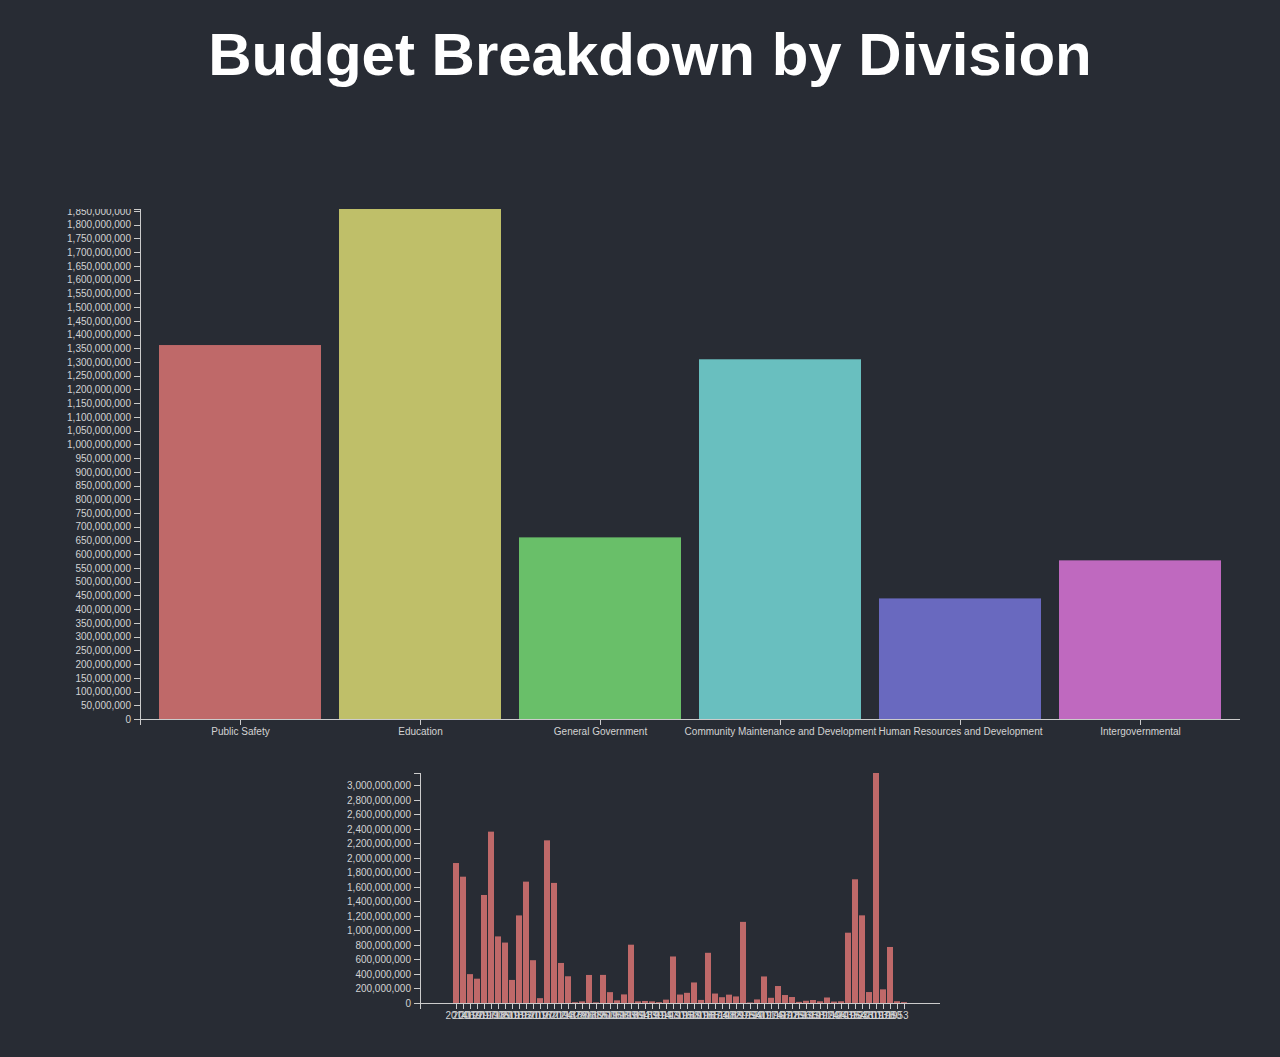
<file: bar-chart.html>
<!DOCTYPE html>
<html lang="en">

<head>
  <meta charset="utf-8">
  <title>City of Cambridge Civic Dashboard</title>
  <link rel="stylesheet" href="style.css">
</head>

<body>
  <h1>Budget Breakdown by Division</h1>

  <div id="alluv">
    <div id="alluv">
      <svg width="1200" height="560" xmlns="http://www.w3.org/2000/svg">
        <g transform="translate(100,0)"><text x="-100" y="-7" style="font-size: 10px; font-family: Arial, Helvetica;">undefined</text>
          <g class="y axis" transform="translate(0,0)" fill="none" font-size="10" font-family="sans-serif" text-anchor="end" style="font-size: 10px; font-family: Arial, Helvetica;">
            <path class="domain" stroke="#000" d="M-6,510.5H0.5V0.5H-6" style="shape-rendering: crispedges; fill: none; stroke: rgb(204, 204, 204);"></path>
            <g class="tick" opacity="1" transform="translate(0,510.5)">
              <line stroke="#000" x2="-6" style="shape-rendering: crispedges; fill: none; stroke: rgb(204, 204, 204);"></line><text fill="#000" x="-9" dy="0.32em">0</text>
            </g>
            <g class="tick" opacity="1" transform="translate(0,496.7696065098981)">
              <line stroke="#000" x2="-6" style="shape-rendering: crispedges; fill: none; stroke: rgb(204, 204, 204);"></line><text fill="#000" x="-9" dy="0.32em">50,000,000</text>
            </g>
            <g class="tick" opacity="1" transform="translate(0,483.0392130197962)">
              <line stroke="#000" x2="-6" style="shape-rendering: crispedges; fill: none; stroke: rgb(204, 204, 204);"></line><text fill="#000" x="-9" dy="0.32em">100,000,000</text>
            </g>
            <g class="tick" opacity="1" transform="translate(0,469.3088195296943)">
              <line stroke="#000" x2="-6" style="shape-rendering: crispedges; fill: none; stroke: rgb(204, 204, 204);"></line><text fill="#000" x="-9" dy="0.32em">150,000,000</text>
            </g>
            <g class="tick" opacity="1" transform="translate(0,455.5784260395924)">
              <line stroke="#000" x2="-6" style="shape-rendering: crispedges; fill: none; stroke: rgb(204, 204, 204);"></line><text fill="#000" x="-9" dy="0.32em">200,000,000</text>
            </g>
            <g class="tick" opacity="1" transform="translate(0,441.8480325494905)">
              <line stroke="#000" x2="-6" style="shape-rendering: crispedges; fill: none; stroke: rgb(204, 204, 204);"></line><text fill="#000" x="-9" dy="0.32em">250,000,000</text>
            </g>
            <g class="tick" opacity="1" transform="translate(0,428.1176390593886)">
              <line stroke="#000" x2="-6" style="shape-rendering: crispedges; fill: none; stroke: rgb(204, 204, 204);"></line><text fill="#000" x="-9" dy="0.32em">300,000,000</text>
            </g>
            <g class="tick" opacity="1" transform="translate(0,414.3872455692867)">
              <line stroke="#000" x2="-6" style="shape-rendering: crispedges; fill: none; stroke: rgb(204, 204, 204);"></line><text fill="#000" x="-9" dy="0.32em">350,000,000</text>
            </g>
            <g class="tick" opacity="1" transform="translate(0,400.6568520791848)">
              <line stroke="#000" x2="-6" style="shape-rendering: crispedges; fill: none; stroke: rgb(204, 204, 204);"></line><text fill="#000" x="-9" dy="0.32em">400,000,000</text>
            </g>
            <g class="tick" opacity="1" transform="translate(0,386.92645858908287)">
              <line stroke="#000" x2="-6" style="shape-rendering: crispedges; fill: none; stroke: rgb(204, 204, 204);"></line><text fill="#000" x="-9" dy="0.32em">450,000,000</text>
            </g>
            <g class="tick" opacity="1" transform="translate(0,373.19606509898097)">
              <line stroke="#000" x2="-6" style="shape-rendering: crispedges; fill: none; stroke: rgb(204, 204, 204);"></line><text fill="#000" x="-9" dy="0.32em">500,000,000</text>
            </g>
            <g class="tick" opacity="1" transform="translate(0,359.4656716088791)">
              <line stroke="#000" x2="-6" style="shape-rendering: crispedges; fill: none; stroke: rgb(204, 204, 204);"></line><text fill="#000" x="-9" dy="0.32em">550,000,000</text>
            </g>
            <g class="tick" opacity="1" transform="translate(0,345.73527811877716)">
              <line stroke="#000" x2="-6" style="shape-rendering: crispedges; fill: none; stroke: rgb(204, 204, 204);"></line><text fill="#000" x="-9" dy="0.32em">600,000,000</text>
            </g>
            <g class="tick" opacity="1" transform="translate(0,332.0048846286753)">
              <line stroke="#000" x2="-6" style="shape-rendering: crispedges; fill: none; stroke: rgb(204, 204, 204);"></line><text fill="#000" x="-9" dy="0.32em">650,000,000</text>
            </g>
            <g class="tick" opacity="1" transform="translate(0,318.27449113857335)">
              <line stroke="#000" x2="-6" style="shape-rendering: crispedges; fill: none; stroke: rgb(204, 204, 204);"></line><text fill="#000" x="-9" dy="0.32em">700,000,000</text>
            </g>
            <g class="tick" opacity="1" transform="translate(0,304.5440976484715)">
              <line stroke="#000" x2="-6" style="shape-rendering: crispedges; fill: none; stroke: rgb(204, 204, 204);"></line><text fill="#000" x="-9" dy="0.32em">750,000,000</text>
            </g>
            <g class="tick" opacity="1" transform="translate(0,290.8137041583696)">
              <line stroke="#000" x2="-6" style="shape-rendering: crispedges; fill: none; stroke: rgb(204, 204, 204);"></line><text fill="#000" x="-9" dy="0.32em">800,000,000</text>
            </g>
            <g class="tick" opacity="1" transform="translate(0,277.0833106682677)">
              <line stroke="#000" x2="-6" style="shape-rendering: crispedges; fill: none; stroke: rgb(204, 204, 204);"></line><text fill="#000" x="-9" dy="0.32em">850,000,000</text>
            </g>
            <g class="tick" opacity="1" transform="translate(0,263.35291717816574)">
              <line stroke="#000" x2="-6" style="shape-rendering: crispedges; fill: none; stroke: rgb(204, 204, 204);"></line><text fill="#000" x="-9" dy="0.32em">900,000,000</text>
            </g>
            <g class="tick" opacity="1" transform="translate(0,249.6225236880639)">
              <line stroke="#000" x2="-6" style="shape-rendering: crispedges; fill: none; stroke: rgb(204, 204, 204);"></line><text fill="#000" x="-9" dy="0.32em">950,000,000</text>
            </g>
            <g class="tick" opacity="1" transform="translate(0,235.892130197962)">
              <line stroke="#000" x2="-6" style="shape-rendering: crispedges; fill: none; stroke: rgb(204, 204, 204);"></line><text fill="#000" x="-9" dy="0.32em">1,000,000,000</text>
            </g>
            <g class="tick" opacity="1" transform="translate(0,222.1617367078601)">
              <line stroke="#000" x2="-6" style="shape-rendering: crispedges; fill: none; stroke: rgb(204, 204, 204);"></line><text fill="#000" x="-9" dy="0.32em">1,050,000,000</text>
            </g>
            <g class="tick" opacity="1" transform="translate(0,208.43134321775818)">
              <line stroke="#000" x2="-6" style="shape-rendering: crispedges; fill: none; stroke: rgb(204, 204, 204);"></line><text fill="#000" x="-9" dy="0.32em">1,100,000,000</text>
            </g>
            <g class="tick" opacity="1" transform="translate(0,194.70094972765628)">
              <line stroke="#000" x2="-6" style="shape-rendering: crispedges; fill: none; stroke: rgb(204, 204, 204);"></line><text fill="#000" x="-9" dy="0.32em">1,150,000,000</text>
            </g>
            <g class="tick" opacity="1" transform="translate(0,180.97055623755438)">
              <line stroke="#000" x2="-6" style="shape-rendering: crispedges; fill: none; stroke: rgb(204, 204, 204);"></line><text fill="#000" x="-9" dy="0.32em">1,200,000,000</text>
            </g>
            <g class="tick" opacity="1" transform="translate(0,167.24016274745247)">
              <line stroke="#000" x2="-6" style="shape-rendering: crispedges; fill: none; stroke: rgb(204, 204, 204);"></line><text fill="#000" x="-9" dy="0.32em">1,250,000,000</text>
            </g>
            <g class="tick" opacity="1" transform="translate(0,153.50976925735057)">
              <line stroke="#000" x2="-6" style="shape-rendering: crispedges; fill: none; stroke: rgb(204, 204, 204);"></line><text fill="#000" x="-9" dy="0.32em">1,300,000,000</text>
            </g>
            <g class="tick" opacity="1" transform="translate(0,139.77937576724867)">
              <line stroke="#000" x2="-6" style="shape-rendering: crispedges; fill: none; stroke: rgb(204, 204, 204);"></line><text fill="#000" x="-9" dy="0.32em">1,350,000,000</text>
            </g>
            <g class="tick" opacity="1" transform="translate(0,126.04898227714676)">
              <line stroke="#000" x2="-6" style="shape-rendering: crispedges; fill: none; stroke: rgb(204, 204, 204);"></line><text fill="#000" x="-9" dy="0.32em">1,400,000,000</text>
            </g>
            <g class="tick" opacity="1" transform="translate(0,112.31858878704486)">
              <line stroke="#000" x2="-6" style="shape-rendering: crispedges; fill: none; stroke: rgb(204, 204, 204);"></line><text fill="#000" x="-9" dy="0.32em">1,450,000,000</text>
            </g>
            <g class="tick" opacity="1" transform="translate(0,98.58819529694296)">
              <line stroke="#000" x2="-6" style="shape-rendering: crispedges; fill: none; stroke: rgb(204, 204, 204);"></line><text fill="#000" x="-9" dy="0.32em">1,500,000,000</text>
            </g>
            <g class="tick" opacity="1" transform="translate(0,84.85780180684111)">
              <line stroke="#000" x2="-6" style="shape-rendering: crispedges; fill: none; stroke: rgb(204, 204, 204);"></line><text fill="#000" x="-9" dy="0.32em">1,550,000,000</text>
            </g>
            <g class="tick" opacity="1" transform="translate(0,71.1274083167392)">
              <line stroke="#000" x2="-6" style="shape-rendering: crispedges; fill: none; stroke: rgb(204, 204, 204);"></line><text fill="#000" x="-9" dy="0.32em">1,600,000,000</text>
            </g>
            <g class="tick" opacity="1" transform="translate(0,57.3970148266373)">
              <line stroke="#000" x2="-6" style="shape-rendering: crispedges; fill: none; stroke: rgb(204, 204, 204);"></line><text fill="#000" x="-9" dy="0.32em">1,650,000,000</text>
            </g>
            <g class="tick" opacity="1" transform="translate(0,43.66662133653534)">
              <line stroke="#000" x2="-6" style="shape-rendering: crispedges; fill: none; stroke: rgb(204, 204, 204);"></line><text fill="#000" x="-9" dy="0.32em">1,700,000,000</text>
            </g>
            <g class="tick" opacity="1" transform="translate(0,29.93622784643344)">
              <line stroke="#000" x2="-6" style="shape-rendering: crispedges; fill: none; stroke: rgb(204, 204, 204);"></line><text fill="#000" x="-9" dy="0.32em">1,750,000,000</text>
            </g>
            <g class="tick" opacity="1" transform="translate(0,16.205834356331536)">
              <line stroke="#000" x2="-6" style="shape-rendering: crispedges; fill: none; stroke: rgb(204, 204, 204);"></line><text fill="#000" x="-9" dy="0.32em">1,800,000,000</text>
            </g>
            <g class="tick" opacity="1" transform="translate(0,2.4754408662296328)">
              <line stroke="#000" x2="-6" style="shape-rendering: crispedges; fill: none; stroke: rgb(204, 204, 204);"></line><text fill="#000" x="-9" dy="0.32em">1,850,000,000</text>
            </g>
          </g>
          <rect transform="translate(0,0)" class="bar" x="19" width="162" y="136.03717264213242" height="373.9628273578676" style="fill: rgb(191, 105, 105);"></rect>
          <rect transform="translate(0,0)" class="bar" x="199" width="162" y="0" height="510" style="fill: rgb(191, 191, 105);"></rect>
          <rect transform="translate(0,0)" class="bar" x="379" width="162" y="328.37392377857645" height="181.62607622142355" style="fill: rgb(105, 191, 105);"></rect>
          <rect transform="translate(0,0)" class="bar" x="559" width="162" y="150.2756346286272" height="359.7243653713728" style="fill: rgb(105, 191, 191);"></rect>
          <rect transform="translate(0,0)" class="bar" x="739" width="162" y="389.3971239603815" height="120.60287603961848" style="fill: rgb(105, 105, 191);"></rect>
          <rect transform="translate(0,0)" class="bar" x="919" width="162" y="351.3477348745596" height="158.6522651254404" style="fill: rgb(191, 105, 191);"></rect>
        </g>
        <g class="x axis" transform="translate(100,510)" fill="none" font-size="10" font-family="sans-serif" text-anchor="middle" style="font-size: 10px; font-family: Arial, Helvetica;">
          <path class="domain" stroke="#000" d="M0.5,6V0.5H1100.5V6" style="shape-rendering: crispedges; fill: none; stroke: rgb(204, 204, 204);"></path>
          <g class="tick" opacity="1" transform="translate(100.5,0)">
            <line stroke="#000" y2="6" style="shape-rendering: crispedges; fill: none; stroke: rgb(204, 204, 204);"></line><text fill="#000" y="9" dy="0.71em">Public Safety</text>
          </g>
          <g class="tick" opacity="1" transform="translate(280.5,0)">
            <line stroke="#000" y2="6" style="shape-rendering: crispedges; fill: none; stroke: rgb(204, 204, 204);"></line><text fill="#000" y="9" dy="0.71em">Education</text>
          </g>
          <g class="tick" opacity="1" transform="translate(460.5,0)">
            <line stroke="#000" y2="6" style="shape-rendering: crispedges; fill: none; stroke: rgb(204, 204, 204);"></line><text fill="#000" y="9" dy="0.71em">General Government</text>
          </g>
          <g class="tick" opacity="1" transform="translate(640.5,0)">
            <line stroke="#000" y2="6" style="shape-rendering: crispedges; fill: none; stroke: rgb(204, 204, 204);"></line><text fill="#000" y="9" dy="0.71em">Community Maintenance and Development</text>
          </g>
          <g class="tick" opacity="1" transform="translate(820.5,0)">
            <line stroke="#000" y2="6" style="shape-rendering: crispedges; fill: none; stroke: rgb(204, 204, 204);"></line><text fill="#000" y="9" dy="0.71em">Human Resources and Development</text>
          </g>
          <g class="tick" opacity="1" transform="translate(1000.5,0)">
            <line stroke="#000" y2="6" style="shape-rendering: crispedges; fill: none; stroke: rgb(204, 204, 204);"></line><text fill="#000" y="9" dy="0.71em">Intergovernmental</text>
          </g>
        </g>
      </svg>
    </div>
    <svg width="600" height="280" xmlns="http://www.w3.org/2000/svg" version="1.1">
      <g transform="translate(80,0)"><text x="-80" y="-7" style="font-size: 10px; font-family: Arial, Helvetica;">undefined</text>
        <g class="y axis" transform="translate(0,0)" fill="none" font-size="10" font-family="sans-serif" text-anchor="end" style="font-size: 10px; font-family: Arial, Helvetica;">
          <path class="domain" stroke="#000" d="M-6,230.5H0.5V0.5H-6" style="shape-rendering: crispedges; fill: none; stroke: rgb(204, 204, 204);"></path>
          <g class="tick" opacity="1" transform="translate(0,230.5)">
            <line stroke="#000" x2="-6" style="shape-rendering: crispedges; fill: none; stroke: rgb(204, 204, 204);"></line><text fill="#000" x="-9" dy="0.32em">0</text>
          </g>
          <g class="tick" opacity="1" transform="translate(0,215.98906564819256)">
            <line stroke="#000" x2="-6" style="shape-rendering: crispedges; fill: none; stroke: rgb(204, 204, 204);"></line><text fill="#000" x="-9" dy="0.32em">200,000,000</text>
          </g>
          <g class="tick" opacity="1" transform="translate(0,201.4781312963851)">
            <line stroke="#000" x2="-6" style="shape-rendering: crispedges; fill: none; stroke: rgb(204, 204, 204);"></line><text fill="#000" x="-9" dy="0.32em">400,000,000</text>
          </g>
          <g class="tick" opacity="1" transform="translate(0,186.96719694457767)">
            <line stroke="#000" x2="-6" style="shape-rendering: crispedges; fill: none; stroke: rgb(204, 204, 204);"></line><text fill="#000" x="-9" dy="0.32em">600,000,000</text>
          </g>
          <g class="tick" opacity="1" transform="translate(0,172.4562625927702)">
            <line stroke="#000" x2="-6" style="shape-rendering: crispedges; fill: none; stroke: rgb(204, 204, 204);"></line><text fill="#000" x="-9" dy="0.32em">800,000,000</text>
          </g>
          <g class="tick" opacity="1" transform="translate(0,157.94532824096277)">
            <line stroke="#000" x2="-6" style="shape-rendering: crispedges; fill: none; stroke: rgb(204, 204, 204);"></line><text fill="#000" x="-9" dy="0.32em">1,000,000,000</text>
          </g>
          <g class="tick" opacity="1" transform="translate(0,143.43439388915533)">
            <line stroke="#000" x2="-6" style="shape-rendering: crispedges; fill: none; stroke: rgb(204, 204, 204);"></line><text fill="#000" x="-9" dy="0.32em">1,200,000,000</text>
          </g>
          <g class="tick" opacity="1" transform="translate(0,128.92345953734787)">
            <line stroke="#000" x2="-6" style="shape-rendering: crispedges; fill: none; stroke: rgb(204, 204, 204);"></line><text fill="#000" x="-9" dy="0.32em">1,400,000,000</text>
          </g>
          <g class="tick" opacity="1" transform="translate(0,114.41252518554043)">
            <line stroke="#000" x2="-6" style="shape-rendering: crispedges; fill: none; stroke: rgb(204, 204, 204);"></line><text fill="#000" x="-9" dy="0.32em">1,600,000,000</text>
          </g>
          <g class="tick" opacity="1" transform="translate(0,99.901590833733)">
            <line stroke="#000" x2="-6" style="shape-rendering: crispedges; fill: none; stroke: rgb(204, 204, 204);"></line><text fill="#000" x="-9" dy="0.32em">1,800,000,000</text>
          </g>
          <g class="tick" opacity="1" transform="translate(0,85.39065648192553)">
            <line stroke="#000" x2="-6" style="shape-rendering: crispedges; fill: none; stroke: rgb(204, 204, 204);"></line><text fill="#000" x="-9" dy="0.32em">2,000,000,000</text>
          </g>
          <g class="tick" opacity="1" transform="translate(0,70.8797221301181)">
            <line stroke="#000" x2="-6" style="shape-rendering: crispedges; fill: none; stroke: rgb(204, 204, 204);"></line><text fill="#000" x="-9" dy="0.32em">2,200,000,000</text>
          </g>
          <g class="tick" opacity="1" transform="translate(0,56.36878777831066)">
            <line stroke="#000" x2="-6" style="shape-rendering: crispedges; fill: none; stroke: rgb(204, 204, 204);"></line><text fill="#000" x="-9" dy="0.32em">2,400,000,000</text>
          </g>
          <g class="tick" opacity="1" transform="translate(0,41.8578534265032)">
            <line stroke="#000" x2="-6" style="shape-rendering: crispedges; fill: none; stroke: rgb(204, 204, 204);"></line><text fill="#000" x="-9" dy="0.32em">2,600,000,000</text>
          </g>
          <g class="tick" opacity="1" transform="translate(0,27.346919074695762)">
            <line stroke="#000" x2="-6" style="shape-rendering: crispedges; fill: none; stroke: rgb(204, 204, 204);"></line><text fill="#000" x="-9" dy="0.32em">2,800,000,000</text>
          </g>
          <g class="tick" opacity="1" transform="translate(0,12.835984722888327)">
            <line stroke="#000" x2="-6" style="shape-rendering: crispedges; fill: none; stroke: rgb(204, 204, 204);"></line><text fill="#000" x="-9" dy="0.32em">3,000,000,000</text>
          </g>
        </g>
        <rect transform="translate(0,0)" class="bar" x="33" width="6" y="90.02459603372631" height="139.9754039662737" style="fill: rgb(191, 105, 105);"></rect>
        <rect transform="translate(0,0)" class="bar" x="40" width="6" y="103.68755491481718" height="126.31244508518282" style="fill: rgb(191, 105, 105);"></rect>
        <rect transform="translate(0,0)" class="bar" x="47" width="6" y="201.12083182480077" height="28.879168175199226" style="fill: rgb(191, 105, 105);"></rect>
        <rect transform="translate(0,0)" class="bar" x="54" width="6" y="205.68823547763827" height="24.311764522361727" style="fill: rgb(191, 105, 105);"></rect>
        <rect transform="translate(0,0)" class="bar" x="61" width="6" y="121.97366845852521" height="108.02633154147479" style="fill: rgb(191, 105, 105);"></rect>
        <rect transform="translate(0,0)" class="bar" x="68" width="6" y="58.64266461385316" height="171.35733538614684" style="fill: rgb(191, 105, 105);"></rect>
        <rect transform="translate(0,0)" class="bar" x="75" width="6" y="163.40521566513405" height="66.59478433486595" style="fill: rgb(191, 105, 105);"></rect>
        <rect transform="translate(0,0)" class="bar" x="82" width="6" y="169.57443782826454" height="60.425562171735464" style="fill: rgb(191, 105, 105);"></rect>
        <rect transform="translate(0,0)" class="bar" x="89" width="6" y="206.93911429609997" height="23.060885703900027" style="fill: rgb(191, 105, 105);"></rect>
        <rect transform="translate(0,0)" class="bar" x="96" width="6" y="142.4221288846678" height="87.57787111533219" style="fill: rgb(191, 105, 105);"></rect>
        <rect transform="translate(0,0)" class="bar" x="103" width="6" y="108.64360492239916" height="121.35639507760084" style="fill: rgb(191, 105, 105);"></rect>
        <rect transform="translate(0,0)" class="bar" x="110" width="6" y="187.19702438780183" height="42.80297561219817" style="fill: rgb(191, 105, 105);"></rect>
        <rect transform="translate(0,0)" class="bar" x="117" width="6" y="225.15454507858033" height="4.845454921419673" style="fill: rgb(191, 105, 105);"></rect>
        <rect transform="translate(0,0)" class="bar" x="124" width="6" y="67.32355973534956" height="162.67644026465044" style="fill: rgb(191, 105, 105);"></rect>
        <rect transform="translate(0,0)" class="bar" x="131" width="6" y="109.91003946248597" height="120.08996053751403" style="fill: rgb(191, 105, 105);"></rect>
        <rect transform="translate(0,0)" class="bar" x="138" width="6" y="189.96135738182113" height="40.03864261817887" style="fill: rgb(191, 105, 105);"></rect>
        <rect transform="translate(0,0)" class="bar" x="145" width="6" y="203.27789672713132" height="26.72210327286868" style="fill: rgb(191, 105, 105);"></rect>
        <rect transform="translate(0,0)" class="bar" x="152" width="6" y="229.2111638422342" height="0.7888361577657861" style="fill: rgb(191, 105, 105);"></rect>
        <rect transform="translate(0,0)" class="bar" x="159" width="6" y="228.37098799873175" height="1.6290120012682507" style="fill: rgb(191, 105, 105);"></rect>
        <rect transform="translate(0,0)" class="bar" x="166" width="6" y="201.95044370809515" height="28.04955629190485" style="fill: rgb(191, 105, 105);"></rect>
        <rect transform="translate(0,0)" class="bar" x="173" width="6" y="229.3447660148113" height="0.655233985188687" style="fill: rgb(191, 105, 105);"></rect>
        <rect transform="translate(0,0)" class="bar" x="180" width="6" y="201.8925886128345" height="28.107411387165513" style="fill: rgb(191, 105, 105);"></rect>
        <rect transform="translate(0,0)" class="bar" x="187" width="6" y="219.1403504825974" height="10.859649517402602" style="fill: rgb(191, 105, 105);"></rect>
        <rect transform="translate(0,0)" class="bar" x="194" width="6" y="227.35277750166694" height="2.6472224983330648" style="fill: rgb(191, 105, 105);"></rect>
        <rect transform="translate(0,0)" class="bar" x="201" width="6" y="221.40030516494943" height="8.59969483505057" style="fill: rgb(191, 105, 105);"></rect>
        <rect transform="translate(0,0)" class="bar" x="208" width="6" y="171.6933172068483" height="58.30668279315171" style="fill: rgb(191, 105, 105);"></rect>
        <rect transform="translate(0,0)" class="bar" x="215" width="6" y="228.34346801173353" height="1.6565319882664653" style="fill: rgb(191, 105, 105);"></rect>
        <rect transform="translate(0,0)" class="bar" x="222" width="6" y="227.95027247906978" height="2.049727520930219" style="fill: rgb(191, 105, 105);"></rect>
        <rect transform="translate(0,0)" class="bar" x="229" width="6" y="228.35784109220901" height="1.6421589077909857" style="fill: rgb(191, 105, 105);"></rect>
        <rect transform="translate(0,0)" class="bar" x="236" width="6" y="229.1452914557442" height="0.8547085442558" style="fill: rgb(191, 105, 105);"></rect>
        <rect transform="translate(0,0)" class="bar" x="243" width="6" y="226.6320701806829" height="3.367929819317112" style="fill: rgb(191, 105, 105);"></rect>
        <rect transform="translate(0,0)" class="bar" x="250" width="6" y="183.47649337467016" height="46.523506625329844" style="fill: rgb(191, 105, 105);"></rect>
        <rect transform="translate(0,0)" class="bar" x="257" width="6" y="221.54727190806452" height="8.452728091935484" style="fill: rgb(191, 105, 105);"></rect>
        <rect transform="translate(0,0)" class="bar" x="264" width="6" y="219.81953476493374" height="10.180465235066265" style="fill: rgb(191, 105, 105);"></rect>
        <rect transform="translate(0,0)" class="bar" x="271" width="6" y="209.4618329776945" height="20.538167022305487" style="fill: rgb(191, 105, 105);"></rect>
        <rect transform="translate(0,0)" class="bar" x="278" width="6" y="226.92574247009478" height="3.074257529905225" style="fill: rgb(191, 105, 105);"></rect>
        <rect transform="translate(0,0)" class="bar" x="285" width="6" y="179.79948065365954" height="50.20051934634046" style="fill: rgb(191, 105, 105);"></rect>
        <rect transform="translate(0,0)" class="bar" x="292" width="6" y="220.54060485927658" height="9.459395140723416" style="fill: rgb(191, 105, 105);"></rect>
        <rect transform="translate(0,0)" class="bar" x="299" width="6" y="224.20484070259042" height="5.795159297409583" style="fill: rgb(191, 105, 105);"></rect>
        <rect transform="translate(0,0)" class="bar" x="306" width="6" y="221.64828977755462" height="8.351710222445377" style="fill: rgb(191, 105, 105);"></rect>
        <rect transform="translate(0,0)" class="bar" x="313" width="6" y="223.44026682706087" height="6.559733172939133" style="fill: rgb(191, 105, 105);"></rect>
        <rect transform="translate(0,0)" class="bar" x="320" width="6" y="148.87316064837756" height="81.12683935162244" style="fill: rgb(191, 105, 105);"></rect>
        <rect transform="translate(0,0)" class="bar" x="327" width="6" y="229.5003159755955" height="0.49968402440450177" style="fill: rgb(191, 105, 105);"></rect>
        <rect transform="translate(0,0)" class="bar" x="334" width="6" y="226.41869414650674" height="3.5813058534932622" style="fill: rgb(191, 105, 105);"></rect>
        <rect transform="translate(0,0)" class="bar" x="341" width="6" y="203.45514779023864" height="26.54485220976136" style="fill: rgb(191, 105, 105);"></rect>
        <rect transform="translate(0,0)" class="bar" x="348" width="6" y="224.79576948219906" height="5.204230517800937" style="fill: rgb(191, 105, 105);"></rect>
        <rect transform="translate(0,0)" class="bar" x="355" width="6" y="213.02227936305704" height="16.977720636942962" style="fill: rgb(191, 105, 105);"></rect>
        <rect transform="translate(0,0)" class="bar" x="362" width="6" y="222.02216400112894" height="7.977835998871058" style="fill: rgb(191, 105, 105);"></rect>
        <rect transform="translate(0,0)" class="bar" x="369" width="6" y="224.02625463352274" height="5.97374536647726" style="fill: rgb(191, 105, 105);"></rect>
        <rect transform="translate(0,0)" class="bar" x="376" width="6" y="228.84976176673527" height="1.15023823326473" style="fill: rgb(191, 105, 105);"></rect>
        <rect transform="translate(0,0)" class="bar" x="383" width="6" y="227.7577196356885" height="2.2422803643115117" style="fill: rgb(191, 105, 105);"></rect>
        <rect transform="translate(0,0)" class="bar" x="390" width="6" y="227.01362068852933" height="2.986379311470671" style="fill: rgb(191, 105, 105);"></rect>
        <rect transform="translate(0,0)" class="bar" x="397" width="6" y="228.2994563478445" height="1.7005436521554884" style="fill: rgb(191, 105, 105);"></rect>
        <rect transform="translate(0,0)" class="bar" x="404" width="6" y="224.5013136023322" height="5.498686397667797" style="fill: rgb(191, 105, 105);"></rect>
        <rect transform="translate(0,0)" class="bar" x="411" width="6" y="228.57306727051503" height="1.4269327294849745" style="fill: rgb(191, 105, 105);"></rect>
        <rect transform="translate(0,0)" class="bar" x="418" width="6" y="228.259631088516" height="1.740368911484012" style="fill: rgb(191, 105, 105);"></rect>
        <rect transform="translate(0,0)" class="bar" x="425" width="6" y="159.70479680701402" height="70.29520319298598" style="fill: rgb(191, 105, 105);"></rect>
        <rect transform="translate(0,0)" class="bar" x="432" width="6" y="106.30207702258845" height="123.69792297741155" style="fill: rgb(191, 105, 105);"></rect>
        <rect transform="translate(0,0)" class="bar" x="439" width="6" y="142.34845687096367" height="87.65154312903633" style="fill: rgb(191, 105, 105);"></rect>
        <rect transform="translate(0,0)" class="bar" x="446" width="6" y="219.0438455136907" height="10.956154486309288" style="fill: rgb(191, 105, 105);"></rect>
        <rect transform="translate(0,0)" class="bar" x="453" width="6" y="0" height="230" style="fill: rgb(191, 105, 105);"></rect>
        <rect transform="translate(0,0)" class="bar" x="460" width="6" y="216.3567687341604" height="13.643231265839603" style="fill: rgb(191, 105, 105);"></rect>
        <rect transform="translate(0,0)" class="bar" x="467" width="6" y="173.97195471717825" height="56.02804528282175" style="fill: rgb(191, 105, 105);"></rect>
        <rect transform="translate(0,0)" class="bar" x="474" width="6" y="228.2509172724377" height="1.7490827275622962" style="fill: rgb(191, 105, 105);"></rect>
        <rect transform="translate(0,0)" class="bar" x="481" width="6" y="229.11489830374433" height="0.8851016962556741" style="fill: rgb(191, 105, 105);"></rect>
      </g>
      <g class="x axis" transform="translate(80,230)" fill="none" font-size="10" font-family="sans-serif" text-anchor="middle" style="font-size: 10px; font-family: Arial, Helvetica;">
        <path class="domain" stroke="#000" d="M0.5,6V0.5H520.5V6" style="shape-rendering: crispedges; fill: none; stroke: rgb(204, 204, 204);"></path>
        <g class="tick" opacity="1" transform="translate(36.5,0)">
          <line stroke="#000" y2="6" style="shape-rendering: crispedges; fill: none; stroke: rgb(204, 204, 204);"></line><text fill="#000" y="9" dy="0.71em">2014</text>
        </g>
        <g class="tick" opacity="1" transform="translate(43.5,0)">
          <line stroke="#000" y2="6" style="shape-rendering: crispedges; fill: none; stroke: rgb(204, 204, 204);"></line><text fill="#000" y="9" dy="0.71em">2006</text>
        </g>
        <g class="tick" opacity="1" transform="translate(50.5,0)">
          <line stroke="#000" y2="6" style="shape-rendering: crispedges; fill: none; stroke: rgb(204, 204, 204);"></line><text fill="#000" y="9" dy="0.71em">2019</text>
        </g>
        <g class="tick" opacity="1" transform="translate(57.5,0)">
          <line stroke="#000" y2="6" style="shape-rendering: crispedges; fill: none; stroke: rgb(204, 204, 204);"></line><text fill="#000" y="9" dy="0.71em">1929</text>
        </g>
        <g class="tick" opacity="1" transform="translate(64.5,0)">
          <line stroke="#000" y2="6" style="shape-rendering: crispedges; fill: none; stroke: rgb(204, 204, 204);"></line><text fill="#000" y="9" dy="0.71em">2017</text>
        </g>
        <g class="tick" opacity="1" transform="translate(71.5,0)">
          <line stroke="#000" y2="6" style="shape-rendering: crispedges; fill: none; stroke: rgb(204, 204, 204);"></line><text fill="#000" y="9" dy="0.71em">1900</text>
        </g>
        <g class="tick" opacity="1" transform="translate(78.5,0)">
          <line stroke="#000" y2="6" style="shape-rendering: crispedges; fill: none; stroke: rgb(204, 204, 204);"></line><text fill="#000" y="9" dy="0.71em">1905</text>
        </g>
        <g class="tick" opacity="1" transform="translate(85.5,0)">
          <line stroke="#000" y2="6" style="shape-rendering: crispedges; fill: none; stroke: rgb(204, 204, 204);"></line><text fill="#000" y="9" dy="0.71em">1890</text>
        </g>
        <g class="tick" opacity="1" transform="translate(92.5,0)">
          <line stroke="#000" y2="6" style="shape-rendering: crispedges; fill: none; stroke: rgb(204, 204, 204);"></line><text fill="#000" y="9" dy="0.71em">2018</text>
        </g>
        <g class="tick" opacity="1" transform="translate(99.5,0)">
          <line stroke="#000" y2="6" style="shape-rendering: crispedges; fill: none; stroke: rgb(204, 204, 204);"></line><text fill="#000" y="9" dy="0.71em">1915</text>
        </g>
        <g class="tick" opacity="1" transform="translate(106.5,0)">
          <line stroke="#000" y2="6" style="shape-rendering: crispedges; fill: none; stroke: rgb(204, 204, 204);"></line><text fill="#000" y="9" dy="0.71em">1920</text>
        </g>
        <g class="tick" opacity="1" transform="translate(113.5,0)">
          <line stroke="#000" y2="6" style="shape-rendering: crispedges; fill: none; stroke: rgb(204, 204, 204);"></line><text fill="#000" y="9" dy="0.71em">1910</text>
        </g>
        <g class="tick" opacity="1" transform="translate(120.5,0)">
          <line stroke="#000" y2="6" style="shape-rendering: crispedges; fill: none; stroke: rgb(204, 204, 204);"></line><text fill="#000" y="9" dy="0.71em">2016</text>
        </g>
        <g class="tick" opacity="1" transform="translate(127.5,0)">
          <line stroke="#000" y2="6" style="shape-rendering: crispedges; fill: none; stroke: rgb(204, 204, 204);"></line><text fill="#000" y="9" dy="0.71em">1972</text>
        </g>
        <g class="tick" opacity="1" transform="translate(134.5,0)">
          <line stroke="#000" y2="6" style="shape-rendering: crispedges; fill: none; stroke: rgb(204, 204, 204);"></line><text fill="#000" y="9" dy="0.71em">2012</text>
        </g>
        <g class="tick" opacity="1" transform="translate(141.5,0)">
          <line stroke="#000" y2="6" style="shape-rendering: crispedges; fill: none; stroke: rgb(204, 204, 204);"></line><text fill="#000" y="9" dy="0.71em">2004</text>
        </g>
        <g class="tick" opacity="1" transform="translate(148.5,0)">
          <line stroke="#000" y2="6" style="shape-rendering: crispedges; fill: none; stroke: rgb(204, 204, 204);"></line><text fill="#000" y="9" dy="0.71em">1902</text>
        </g>
        <g class="tick" opacity="1" transform="translate(155.5,0)">
          <line stroke="#000" y2="6" style="shape-rendering: crispedges; fill: none; stroke: rgb(204, 204, 204);"></line><text fill="#000" y="9" dy="0.71em">1879</text>
        </g>
        <g class="tick" opacity="1" transform="translate(162.5,0)">
          <line stroke="#000" y2="6" style="shape-rendering: crispedges; fill: none; stroke: rgb(204, 204, 204);"></line><text fill="#000" y="9" dy="0.71em">1886</text>
        </g>
        <g class="tick" opacity="1" transform="translate(169.5,0)">
          <line stroke="#000" y2="6" style="shape-rendering: crispedges; fill: none; stroke: rgb(204, 204, 204);"></line><text fill="#000" y="9" dy="0.71em">2001</text>
        </g>
        <g class="tick" opacity="1" transform="translate(176.5,0)">
          <line stroke="#000" y2="6" style="shape-rendering: crispedges; fill: none; stroke: rgb(204, 204, 204);"></line><text fill="#000" y="9" dy="0.71em">1885</text>
        </g>
        <g class="tick" opacity="1" transform="translate(183.5,0)">
          <line stroke="#000" y2="6" style="shape-rendering: crispedges; fill: none; stroke: rgb(204, 204, 204);"></line><text fill="#000" y="9" dy="0.71em">1960</text>
        </g>
        <g class="tick" opacity="1" transform="translate(190.5,0)">
          <line stroke="#000" y2="6" style="shape-rendering: crispedges; fill: none; stroke: rgb(204, 204, 204);"></line><text fill="#000" y="9" dy="0.71em">2005</text>
        </g>
        <g class="tick" opacity="1" transform="translate(197.5,0)">
          <line stroke="#000" y2="6" style="shape-rendering: crispedges; fill: none; stroke: rgb(204, 204, 204);"></line><text fill="#000" y="9" dy="0.71em">1908</text>
        </g>
        <g class="tick" opacity="1" transform="translate(204.5,0)">
          <line stroke="#000" y2="6" style="shape-rendering: crispedges; fill: none; stroke: rgb(204, 204, 204);"></line><text fill="#000" y="9" dy="0.71em">1903</text>
        </g>
        <g class="tick" opacity="1" transform="translate(211.5,0)">
          <line stroke="#000" y2="6" style="shape-rendering: crispedges; fill: none; stroke: rgb(204, 204, 204);"></line><text fill="#000" y="9" dy="0.71em">1996</text>
        </g>
        <g class="tick" opacity="1" transform="translate(218.5,0)">
          <line stroke="#000" y2="6" style="shape-rendering: crispedges; fill: none; stroke: rgb(204, 204, 204);"></line><text fill="#000" y="9" dy="0.71em">1894</text>
        </g>
        <g class="tick" opacity="1" transform="translate(225.5,0)">
          <line stroke="#000" y2="6" style="shape-rendering: crispedges; fill: none; stroke: rgb(204, 204, 204);"></line><text fill="#000" y="9" dy="0.71em">1913</text>
        </g>
        <g class="tick" opacity="1" transform="translate(232.5,0)">
          <line stroke="#000" y2="6" style="shape-rendering: crispedges; fill: none; stroke: rgb(204, 204, 204);"></line><text fill="#000" y="9" dy="0.71em">1899</text>
        </g>
        <g class="tick" opacity="1" transform="translate(239.5,0)">
          <line stroke="#000" y2="6" style="shape-rendering: crispedges; fill: none; stroke: rgb(204, 204, 204);"></line><text fill="#000" y="9" dy="0.71em">1914</text>
        </g>
        <g class="tick" opacity="1" transform="translate(246.5,0)">
          <line stroke="#000" y2="6" style="shape-rendering: crispedges; fill: none; stroke: rgb(204, 204, 204);"></line><text fill="#000" y="9" dy="0.71em">1947</text>
        </g>
        <g class="tick" opacity="1" transform="translate(253.5,0)">
          <line stroke="#000" y2="6" style="shape-rendering: crispedges; fill: none; stroke: rgb(204, 204, 204);"></line><text fill="#000" y="9" dy="0.71em">1930</text>
        </g>
        <g class="tick" opacity="1" transform="translate(260.5,0)">
          <line stroke="#000" y2="6" style="shape-rendering: crispedges; fill: none; stroke: rgb(204, 204, 204);"></line><text fill="#000" y="9" dy="0.71em">1916</text>
        </g>
        <g class="tick" opacity="1" transform="translate(267.5,0)">
          <line stroke="#000" y2="6" style="shape-rendering: crispedges; fill: none; stroke: rgb(204, 204, 204);"></line><text fill="#000" y="9" dy="0.71em">1950</text>
        </g>
        <g class="tick" opacity="1" transform="translate(274.5,0)">
          <line stroke="#000" y2="6" style="shape-rendering: crispedges; fill: none; stroke: rgb(204, 204, 204);"></line><text fill="#000" y="9" dy="0.71em">1880</text>
        </g>
        <g class="tick" opacity="1" transform="translate(281.5,0)">
          <line stroke="#000" y2="6" style="shape-rendering: crispedges; fill: none; stroke: rgb(204, 204, 204);"></line><text fill="#000" y="9" dy="0.71em">1918</text>
        </g>
        <g class="tick" opacity="1" transform="translate(288.5,0)">
          <line stroke="#000" y2="6" style="shape-rendering: crispedges; fill: none; stroke: rgb(204, 204, 204);"></line><text fill="#000" y="9" dy="0.71em">1965</text>
        </g>
        <g class="tick" opacity="1" transform="translate(295.5,0)">
          <line stroke="#000" y2="6" style="shape-rendering: crispedges; fill: none; stroke: rgb(204, 204, 204);"></line><text fill="#000" y="9" dy="0.71em">1873</text>
        </g>
        <g class="tick" opacity="1" transform="translate(302.5,0)">
          <line stroke="#000" y2="6" style="shape-rendering: crispedges; fill: none; stroke: rgb(204, 204, 204);"></line><text fill="#000" y="9" dy="0.71em">1940</text>
        </g>
        <g class="tick" opacity="1" transform="translate(309.5,0)">
          <line stroke="#000" y2="6" style="shape-rendering: crispedges; fill: none; stroke: rgb(204, 204, 204);"></line><text fill="#000" y="9" dy="0.71em">1982</text>
        </g>
        <g class="tick" opacity="1" transform="translate(316.5,0)">
          <line stroke="#000" y2="6" style="shape-rendering: crispedges; fill: none; stroke: rgb(204, 204, 204);"></line><text fill="#000" y="9" dy="0.71em">1889</text>
        </g>
        <g class="tick" opacity="1" transform="translate(323.5,0)">
          <line stroke="#000" y2="6" style="shape-rendering: crispedges; fill: none; stroke: rgb(204, 204, 204);"></line><text fill="#000" y="9" dy="0.71em">1975</text>
        </g>
        <g class="tick" opacity="1" transform="translate(330.5,0)">
          <line stroke="#000" y2="6" style="shape-rendering: crispedges; fill: none; stroke: rgb(204, 204, 204);"></line><text fill="#000" y="9" dy="0.71em">1994</text>
        </g>
        <g class="tick" opacity="1" transform="translate(337.5,0)">
          <line stroke="#000" y2="6" style="shape-rendering: crispedges; fill: none; stroke: rgb(204, 204, 204);"></line><text fill="#000" y="9" dy="0.71em">1990</text>
        </g>
        <g class="tick" opacity="1" transform="translate(344.5,0)">
          <line stroke="#000" y2="6" style="shape-rendering: crispedges; fill: none; stroke: rgb(204, 204, 204);"></line><text fill="#000" y="9" dy="0.71em">2011</text>
        </g>
        <g class="tick" opacity="1" transform="translate(351.5,0)">
          <line stroke="#000" y2="6" style="shape-rendering: crispedges; fill: none; stroke: rgb(204, 204, 204);"></line><text fill="#000" y="9" dy="0.71em">1974</text>
        </g>
        <g class="tick" opacity="1" transform="translate(358.5,0)">
          <line stroke="#000" y2="6" style="shape-rendering: crispedges; fill: none; stroke: rgb(204, 204, 204);"></line><text fill="#000" y="9" dy="0.71em">1966</text>
        </g>
        <g class="tick" opacity="1" transform="translate(365.5,0)">
          <line stroke="#000" y2="6" style="shape-rendering: crispedges; fill: none; stroke: rgb(204, 204, 204);"></line><text fill="#000" y="9" dy="0.71em">1970</text>
        </g>
        <g class="tick" opacity="1" transform="translate(372.5,0)">
          <line stroke="#000" y2="6" style="shape-rendering: crispedges; fill: none; stroke: rgb(204, 204, 204);"></line><text fill="#000" y="9" dy="0.71em">1925</text>
        </g>
        <g class="tick" opacity="1" transform="translate(379.5,0)">
          <line stroke="#000" y2="6" style="shape-rendering: crispedges; fill: none; stroke: rgb(204, 204, 204);"></line><text fill="#000" y="9" dy="0.71em">1896</text>
        </g>
        <g class="tick" opacity="1" transform="translate(386.5,0)">
          <line stroke="#000" y2="6" style="shape-rendering: crispedges; fill: none; stroke: rgb(204, 204, 204);"></line><text fill="#000" y="9" dy="0.71em">1935</text>
        </g>
        <g class="tick" opacity="1" transform="translate(393.5,0)">
          <line stroke="#000" y2="6" style="shape-rendering: crispedges; fill: none; stroke: rgb(204, 204, 204);"></line><text fill="#000" y="9" dy="0.71em">1938</text>
        </g>
        <g class="tick" opacity="1" transform="translate(400.5,0)">
          <line stroke="#000" y2="6" style="shape-rendering: crispedges; fill: none; stroke: rgb(204, 204, 204);"></line><text fill="#000" y="9" dy="0.71em">1911</text>
        </g>
        <g class="tick" opacity="1" transform="translate(407.5,0)">
          <line stroke="#000" y2="6" style="shape-rendering: crispedges; fill: none; stroke: rgb(204, 204, 204);"></line><text fill="#000" y="9" dy="0.71em">1924</text>
        </g>
        <g class="tick" opacity="1" transform="translate(414.5,0)">
          <line stroke="#000" y2="6" style="shape-rendering: crispedges; fill: none; stroke: rgb(204, 204, 204);"></line><text fill="#000" y="9" dy="0.71em">1906</text>
        </g>
        <g class="tick" opacity="1" transform="translate(421.5,0)">
          <line stroke="#000" y2="6" style="shape-rendering: crispedges; fill: none; stroke: rgb(204, 204, 204);"></line><text fill="#000" y="9" dy="0.71em">1943</text>
        </g>
        <g class="tick" opacity="1" transform="translate(428.5,0)">
          <line stroke="#000" y2="6" style="shape-rendering: crispedges; fill: none; stroke: rgb(204, 204, 204);"></line><text fill="#000" y="9" dy="0.71em">2015</text>
        </g>
        <g class="tick" opacity="1" transform="translate(435.5,0)">
          <line stroke="#000" y2="6" style="shape-rendering: crispedges; fill: none; stroke: rgb(204, 204, 204);"></line><text fill="#000" y="9" dy="0.71em">1964</text>
        </g>
        <g class="tick" opacity="1" transform="translate(442.5,0)">
          <line stroke="#000" y2="6" style="shape-rendering: crispedges; fill: none; stroke: rgb(204, 204, 204);"></line><text fill="#000" y="9" dy="0.71em">1933</text>
        </g>
        <g class="tick" opacity="1" transform="translate(449.5,0)">
          <line stroke="#000" y2="6" style="shape-rendering: crispedges; fill: none; stroke: rgb(204, 204, 204);"></line><text fill="#000" y="9" dy="0.71em">2010</text>
        </g>
        <g class="tick" opacity="1" transform="translate(456.5,0)">
          <line stroke="#000" y2="6" style="shape-rendering: crispedges; fill: none; stroke: rgb(204, 204, 204);"></line><text fill="#000" y="9" dy="0.71em">2013</text>
        </g>
        <g class="tick" opacity="1" transform="translate(463.5,0)">
          <line stroke="#000" y2="6" style="shape-rendering: crispedges; fill: none; stroke: rgb(204, 204, 204);"></line><text fill="#000" y="9" dy="0.71em">1978</text>
        </g>
        <g class="tick" opacity="1" transform="translate(470.5,0)">
          <line stroke="#000" y2="6" style="shape-rendering: crispedges; fill: none; stroke: rgb(204, 204, 204);"></line><text fill="#000" y="9" dy="0.71em">1980</text>
        </g>
        <g class="tick" opacity="1" transform="translate(477.5,0)">
          <line stroke="#000" y2="6" style="shape-rendering: crispedges; fill: none; stroke: rgb(204, 204, 204);"></line><text fill="#000" y="9" dy="0.71em">1953</text>
        </g>
        <g class="tick" opacity="1" transform="translate(484.5,0)">
          <line stroke="#000" y2="6" style="shape-rendering: crispedges; fill: none; stroke: rgb(204, 204, 204);"></line><text fill="#000" y="9" dy="0.71em"></text>
        </g>
      </g>
    </svg>
  </div>
</body>

</html>
</file>
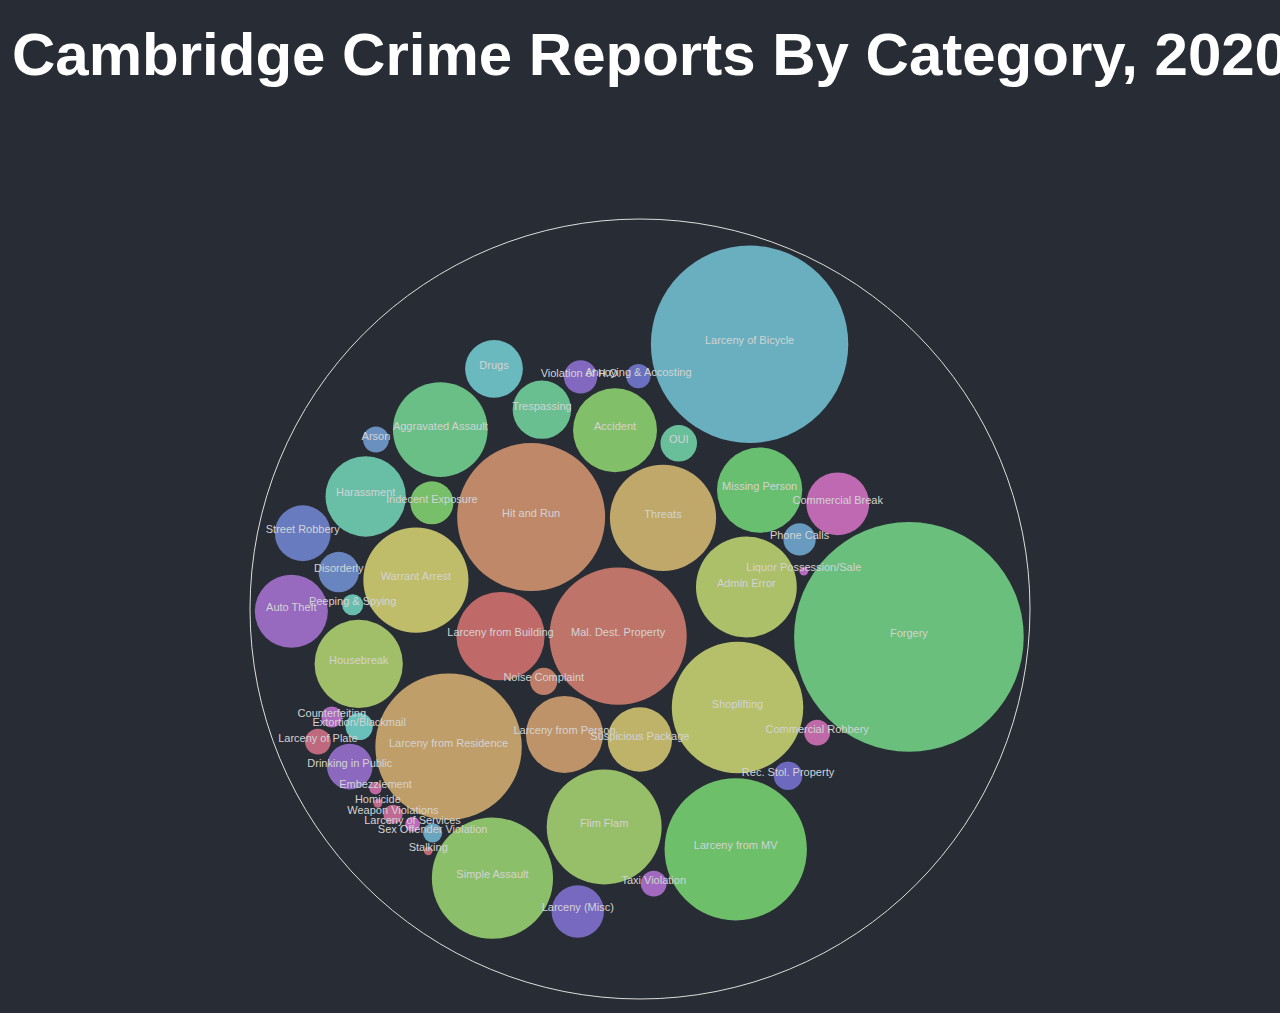
<file: circle-diag.html>
<!DOCTYPE html>
<html lang="en">

<head>
  <meta charset="utf-8">
  <title>City of Cambridge Civic Dashboard</title>
  <link rel="stylesheet" href="style.css">
</head>

<body>
  <h1>Cambridge Crime Reports By Category, 2020</h1>

  <div id="alluv">
    <div id="alluv">
      <svg width="800" height="800" xmlns="http://www.w3.org/2000/svg">
        <g transform="translate(10,10)">
          <g>
            <circle class="node node--root" transform="translate(390,390)" r="390" style="fill-opacity: 0; stroke: rgb(221, 221, 221); stroke-opacity: 1;"></circle>
            <circle class="node node--leaf" transform="translate(250.5340014037309,417.12297838483033)" r="44.13120321206851" style="fill: rgb(191, 105, 105); fill-opacity: 1; stroke: rgb(221, 221, 221); stroke-opacity: 0;"></circle>
            <circle class="node node--leaf" transform="translate(368.10500954076525,417.12297838483033)" r="68.63853052484103" style="fill: rgb(191, 116, 105); fill-opacity: 1; stroke: rgb(221, 221, 221); stroke-opacity: 0;"></circle>
            <circle class="node node--leaf" transform="translate(293.7265574799465,462.3680178203451)" r="13.619184986960006" style="fill: rgb(191, 126, 105); fill-opacity: 1; stroke: rgb(221, 221, 221); stroke-opacity: 0;"></circle>
            <circle class="node node--leaf" transform="translate(281.1463783464151,298.09283995345345)" r="73.971108491198" style="fill: rgb(191, 137, 105); fill-opacity: 1; stroke: rgb(221, 221, 221); stroke-opacity: 0;"></circle>
            <circle class="node node--leaf" transform="translate(314.46573815969066,515.3982132897322)" r="38.52087223405377" style="fill: rgb(191, 147, 105); fill-opacity: 1; stroke: rgb(221, 221, 221); stroke-opacity: 0;"></circle>
            <circle class="node node--leaf" transform="translate(198.57641945726175,527.6689637266301)" r="73.21499553773914" style="fill: rgb(191, 158, 105); fill-opacity: 1; stroke: rgb(221, 221, 221); stroke-opacity: 0;"></circle>
            <circle class="node node--leaf" transform="translate(413.01409652385064,298.82324242195347)" r="53.09735808472356" style="fill: rgb(191, 168, 105); fill-opacity: 1; stroke: rgb(221, 221, 221); stroke-opacity: 0;"></circle>
            <circle class="node node--leaf" transform="translate(389.8421529197173,520.5317125439785)" r="32.22887398545915" style="fill: rgb(191, 179, 105); fill-opacity: 1; stroke: rgb(221, 221, 221); stroke-opacity: 0;"></circle>
            <circle class="node node--leaf" transform="translate(165.89765541019375,361.09087935078725)" r="52.570759702182805" style="fill: rgb(191, 189, 105); fill-opacity: 1; stroke: rgb(221, 221, 221); stroke-opacity: 0;"></circle>
            <circle class="node node--leaf" transform="translate(487.5266891526446,488.6034260467085)" r="65.73990609379175" style="fill: rgb(182, 191, 105); fill-opacity: 1; stroke: rgb(221, 221, 221); stroke-opacity: 0;"></circle>
            <circle class="node node--leaf" transform="translate(496.37133199514426,367.976680744902)" r="50.40938539611254" style="fill: rgb(172, 191, 105); fill-opacity: 1; stroke: rgb(221, 221, 221); stroke-opacity: 0;"></circle>
            <circle class="node node--leaf" transform="translate(108.70408582769647,444.9467246074573)" r="44.13120321206851" style="fill: rgb(161, 191, 105); fill-opacity: 1; stroke: rgb(221, 221, 221); stroke-opacity: 0;"></circle>
            <circle class="node node--leaf" transform="translate(354.1702086294901,608.0290723756896)" r="57.459404407119074" style="fill: rgb(151, 191, 105); fill-opacity: 1; stroke: rgb(221, 221, 221); stroke-opacity: 0;"></circle>
            <circle class="node node--leaf" transform="translate(242.45269874809057,659.1595391114722)" r="60.60154745746125" style="fill: rgb(140, 191, 105); fill-opacity: 1; stroke: rgb(221, 221, 221); stroke-opacity: 0;"></circle>
            <circle class="node node--leaf" transform="translate(365.0251066285744,211.23198577654728)" r="41.97714732132055" style="fill: rgb(130, 191, 105); fill-opacity: 1; stroke: rgb(221, 221, 221); stroke-opacity: 0;"></circle>
            <circle class="node node--leaf" transform="translate(181.86129850383787,283.8167163940839)" r="21.533822216982102" style="fill: rgb(119, 191, 105); fill-opacity: 1; stroke: rgb(221, 221, 221); stroke-opacity: 0;"></circle>
            <circle class="node node--leaf" transform="translate(485.719681912948,630.2925113396412)" r="71.15942700764744" style="fill: rgb(109, 191, 105); fill-opacity: 1; stroke: rgb(221, 221, 221); stroke-opacity: 0;"></circle>
            <circle class="node node--leaf" transform="translate(509.6304227254476,271.033764000655)" r="42.63479280058202" style="fill: rgb(105, 191, 112); fill-opacity: 1; stroke: rgb(221, 221, 221); stroke-opacity: 0;"></circle>
            <circle class="node node--leaf" transform="translate(658.91239428671,417.94643811337505)" r="114.83807904746803" style="fill: rgb(105, 191, 123); fill-opacity: 1; stroke: rgb(221, 221, 221); stroke-opacity: 0;"></circle>
            <circle class="node node--leaf" transform="translate(190.28252619131396,210.58984888990472)" r="47.37440887736062" style="fill: rgb(105, 191, 133); fill-opacity: 1; stroke: rgb(221, 221, 221); stroke-opacity: 0;"></circle>
            <circle class="node node--leaf" transform="translate(291.87861282098936,190.64521528698953)" r="29.209897614705348" style="fill: rgb(105, 191, 144); fill-opacity: 1; stroke: rgb(221, 221, 221); stroke-opacity: 0;"></circle>
            <circle class="node node--leaf" transform="translate(428.7503142023862,224.29576466045918)" r="18.272054057392292" style="fill: rgb(105, 191, 154); fill-opacity: 1; stroke: rgb(221, 221, 221); stroke-opacity: 0;"></circle>
            <circle class="node node--leaf" transform="translate(115.65782814697366,277.48125662545203)" r="40.17082445592348" style="fill: rgb(105, 191, 165); fill-opacity: 1; stroke: rgb(221, 221, 221); stroke-opacity: 0;"></circle>
            <circle class="node node--leaf" transform="translate(102.62106877573422,385.7767344703486)" r="10.549375328682833" style="fill: rgb(105, 191, 175); fill-opacity: 1; stroke: rgb(221, 221, 221); stroke-opacity: 0;"></circle>
            <circle class="node node--leaf" transform="translate(109.18889994637806,507.4965083735795)" r="13.619184986960006" style="fill: rgb(105, 191, 185); fill-opacity: 1; stroke: rgb(221, 221, 221); stroke-opacity: 0;"></circle>
            <circle class="node node--leaf" transform="translate(243.98725022683948,149.8646178543962)" r="28.890654175540323" style="fill: rgb(105, 185, 191); fill-opacity: 1; stroke: rgb(221, 221, 221); stroke-opacity: 0;"></circle>
            <circle class="node node--leaf" transform="translate(499.5781153495242,125.2635186570156)" r="98.68037031104225" style="fill: rgb(105, 175, 191); fill-opacity: 1; stroke: rgb(221, 221, 221); stroke-opacity: 0;"></circle>
            <circle class="node node--leaf" transform="translate(182.6411240372874,613.8546540584784)" r="9.630218058513442" style="fill: rgb(105, 165, 191); fill-opacity: 1; stroke: rgb(221, 221, 221); stroke-opacity: 0;"></circle>
            <circle class="node node--leaf" transform="translate(549.5692306421049,320.4661239022046)" r="16.114436992729576" style="fill: rgb(105, 154, 191); fill-opacity: 1; stroke: rgb(221, 221, 221); stroke-opacity: 0;"></circle>
            <circle class="node node--leaf" transform="translate(125.94695175746017,220.51053600184343)" r="12.92029333018926" style="fill: rgb(105, 144, 191); fill-opacity: 1; stroke: rgb(221, 221, 221); stroke-opacity: 0;"></circle>
            <circle class="node node--leaf" transform="translate(88.74338242696456,353.04608838103763)" r="20.20051581915375" style="fill: rgb(105, 133, 191); fill-opacity: 1; stroke: rgb(221, 221, 221); stroke-opacity: 0;"></circle>
            <circle class="node node--leaf" transform="translate(52.74089978402617,314.26997317417965)" r="27.911023606775057" style="fill: rgb(105, 123, 191); fill-opacity: 1; stroke: rgb(221, 221, 221); stroke-opacity: 0;"></circle>
            <circle class="node node--leaf" transform="translate(388.38172130745,157.09581010373606)" r="12.181369371594863" style="fill: rgb(105, 112, 191); fill-opacity: 1; stroke: rgb(221, 221, 221); stroke-opacity: 0;"></circle>
            <circle class="node node--leaf" transform="translate(538.0301855014177,556.7554239779018)" r="14.283921719189742" style="fill: rgb(109, 105, 191); fill-opacity: 1; stroke: rgb(221, 221, 221); stroke-opacity: 0;"></circle>
            <circle class="node node--leaf" transform="translate(327.78504097356,692.4600403814932)" r="26.19702538311241" style="fill: rgb(119, 105, 191); fill-opacity: 1; stroke: rgb(221, 221, 221); stroke-opacity: 0;"></circle>
            <circle class="node node--leaf" transform="translate(330.5956947578204,157.92541668826445)" r="16.680026965312592" style="fill: rgb(130, 105, 191); fill-opacity: 1; stroke: rgb(221, 221, 221); stroke-opacity: 0;"></circle>
            <circle class="node node--leaf" transform="translate(99.76370329620988,547.6139142769497)" r="22.789255345124882" style="fill: rgb(140, 105, 191); fill-opacity: 1; stroke: rgb(221, 221, 221); stroke-opacity: 0;"></circle>
            <circle class="node node--leaf" transform="translate(41.35306888549974,392.31510650205115)" r="36.544108114784585" style="fill: rgb(151, 105, 191); fill-opacity: 1; stroke: rgb(221, 221, 221); stroke-opacity: 0;"></circle>
            <circle class="node node--leaf" transform="translate(403.716143084937,664.5744431010289)" r="12.92029333018926" style="fill: rgb(161, 105, 191); fill-opacity: 1; stroke: rgb(221, 221, 221); stroke-opacity: 0;"></circle>
            <circle class="node node--leaf" transform="translate(81.81792033067546,498.00541790221166)" r="10.549375328682833" style="fill: rgb(172, 105, 191); fill-opacity: 1; stroke: rgb(221, 221, 221); stroke-opacity: 0;"></circle>
            <circle class="node node--leaf" transform="translate(553.7843814057239,352.29020422852415)" r="4.306764443396419" style="fill: rgb(182, 105, 191); fill-opacity: 1; stroke: rgb(221, 221, 221); stroke-opacity: 0;"></circle>
            <circle class="node node--leaf" transform="translate(162.54291013455392,605.1783141753297)" r="7.459534832193696" style="fill: rgb(191, 105, 189); fill-opacity: 1; stroke: rgb(221, 221, 221); stroke-opacity: 0;"></circle>
            <circle class="node node--leaf" transform="translate(587.7536244996755,284.77235192184196)" r="31.353718415171986" style="fill: rgb(191, 105, 179); fill-opacity: 1; stroke: rgb(221, 221, 221); stroke-opacity: 0;"></circle>
            <circle class="node node--leaf" transform="translate(567.152718895001,513.6136839494425)" r="12.92029333018926" style="fill: rgb(191, 105, 168); fill-opacity: 1; stroke: rgb(221, 221, 221); stroke-opacity: 0;"></circle>
            <circle class="node node--leaf" transform="translate(125.51120355204938,569.3277448032691)" r="6.090684685797433" style="fill: rgb(191, 105, 158); fill-opacity: 1; stroke: rgb(221, 221, 221); stroke-opacity: 0;"></circle>
            <circle class="node node--leaf" transform="translate(142.9547771222074,595.4047722923392)" r="9.630218058513442" style="fill: rgb(191, 105, 147); fill-opacity: 1; stroke: rgb(221, 221, 221); stroke-opacity: 0;"></circle>
            <circle class="node node--leaf" transform="translate(127.82541115563856,584.3492507227218)" r="4.306764443396419" style="fill: rgb(191, 105, 137); fill-opacity: 1; stroke: rgb(221, 221, 221); stroke-opacity: 0;"></circle>
            <circle class="node node--leaf" transform="translate(67.89141400610333,522.6082356887315)" r="12.92029333018926" style="fill: rgb(191, 105, 126); fill-opacity: 1; stroke: rgb(221, 221, 221); stroke-opacity: 0;"></circle>
            <circle class="node node--leaf" transform="translate(178.224151292168,632.0648880903498)" r="4.306764443396419" style="fill: rgb(191, 105, 116); fill-opacity: 1; stroke: rgb(221, 221, 221); stroke-opacity: 0;"></circle>
          </g>
          <g><text text-anchor="middle" transform="translate(390,390)" style="font-size: 11px; font-family: Arial, Helvetica;"></text><text text-anchor="middle" transform="translate(250.5340014037309,417.12297838483033)"
              style="font-size: 11px; font-family: Arial, Helvetica;">Larceny from Building</text><text text-anchor="middle" transform="translate(368.10500954076525,417.12297838483033)" style="font-size: 11px; font-family: Arial, Helvetica;">Mal.
              Dest. Property</text><text text-anchor="middle" transform="translate(293.7265574799465,462.3680178203451)" style="font-size: 11px; font-family: Arial, Helvetica;">Noise Complaint</text><text text-anchor="middle"
              transform="translate(281.1463783464151,298.09283995345345)" style="font-size: 11px; font-family: Arial, Helvetica;">Hit and Run</text><text text-anchor="middle" transform="translate(314.46573815969066,515.3982132897322)"
              style="font-size: 11px; font-family: Arial, Helvetica;">Larceny from Person</text><text text-anchor="middle" transform="translate(198.57641945726175,527.6689637266301)" style="font-size: 11px; font-family: Arial, Helvetica;">Larceny
              from Residence</text><text text-anchor="middle" transform="translate(413.01409652385064,298.82324242195347)" style="font-size: 11px; font-family: Arial, Helvetica;">Threats</text><text text-anchor="middle"
              transform="translate(389.8421529197173,520.5317125439785)" style="font-size: 11px; font-family: Arial, Helvetica;">Suspicious Package</text><text text-anchor="middle" transform="translate(165.89765541019375,361.09087935078725)"
              style="font-size: 11px; font-family: Arial, Helvetica;">Warrant Arrest</text><text text-anchor="middle" transform="translate(487.5266891526446,488.6034260467085)"
              style="font-size: 11px; font-family: Arial, Helvetica;">Shoplifting</text><text text-anchor="middle" transform="translate(496.37133199514426,367.976680744902)" style="font-size: 11px; font-family: Arial, Helvetica;">Admin
              Error</text><text text-anchor="middle" transform="translate(108.70408582769647,444.9467246074573)" style="font-size: 11px; font-family: Arial, Helvetica;">Housebreak</text><text text-anchor="middle"
              transform="translate(354.1702086294901,608.0290723756896)" style="font-size: 11px; font-family: Arial, Helvetica;">Flim Flam</text><text text-anchor="middle" transform="translate(242.45269874809057,659.1595391114722)"
              style="font-size: 11px; font-family: Arial, Helvetica;">Simple Assault</text><text text-anchor="middle" transform="translate(365.0251066285744,211.23198577654728)"
              style="font-size: 11px; font-family: Arial, Helvetica;">Accident</text><text text-anchor="middle" transform="translate(181.86129850383787,283.8167163940839)" style="font-size: 11px; font-family: Arial, Helvetica;">Indecent
              Exposure</text><text text-anchor="middle" transform="translate(485.719681912948,630.2925113396412)" style="font-size: 11px; font-family: Arial, Helvetica;">Larceny from MV</text><text text-anchor="middle"
              transform="translate(509.6304227254476,271.033764000655)" style="font-size: 11px; font-family: Arial, Helvetica;">Missing Person</text><text text-anchor="middle" transform="translate(658.91239428671,417.94643811337505)"
              style="font-size: 11px; font-family: Arial, Helvetica;">Forgery</text><text text-anchor="middle" transform="translate(190.28252619131396,210.58984888990472)" style="font-size: 11px; font-family: Arial, Helvetica;">Aggravated
              Assault</text><text text-anchor="middle" transform="translate(291.87861282098936,190.64521528698953)" style="font-size: 11px; font-family: Arial, Helvetica;">Trespassing</text><text text-anchor="middle"
              transform="translate(428.7503142023862,224.29576466045918)" style="font-size: 11px; font-family: Arial, Helvetica;">OUI</text><text text-anchor="middle" transform="translate(115.65782814697366,277.48125662545203)"
              style="font-size: 11px; font-family: Arial, Helvetica;">Harassment</text><text text-anchor="middle" transform="translate(102.62106877573422,385.7767344703486)" style="font-size: 11px; font-family: Arial, Helvetica;">Peeping &amp;
              Spying</text><text text-anchor="middle" transform="translate(109.18889994637806,507.4965083735795)" style="font-size: 11px; font-family: Arial, Helvetica;">Extortion/Blackmail</text><text text-anchor="middle"
              transform="translate(243.98725022683948,149.8646178543962)" style="font-size: 11px; font-family: Arial, Helvetica;">Drugs</text><text text-anchor="middle" transform="translate(499.5781153495242,125.2635186570156)"
              style="font-size: 11px; font-family: Arial, Helvetica;">Larceny of Bicycle</text><text text-anchor="middle" transform="translate(182.6411240372874,613.8546540584784)" style="font-size: 11px; font-family: Arial, Helvetica;">Sex Offender
              Violation</text><text text-anchor="middle" transform="translate(549.5692306421049,320.4661239022046)" style="font-size: 11px; font-family: Arial, Helvetica;">Phone Calls</text><text text-anchor="middle"
              transform="translate(125.94695175746017,220.51053600184343)" style="font-size: 11px; font-family: Arial, Helvetica;">Arson</text><text text-anchor="middle" transform="translate(88.74338242696456,353.04608838103763)"
              style="font-size: 11px; font-family: Arial, Helvetica;">Disorderly</text><text text-anchor="middle" transform="translate(52.74089978402617,314.26997317417965)" style="font-size: 11px; font-family: Arial, Helvetica;">Street
              Robbery</text><text text-anchor="middle" transform="translate(388.38172130745,157.09581010373606)" style="font-size: 11px; font-family: Arial, Helvetica;">Annoying &amp; Accosting</text><text text-anchor="middle"
              transform="translate(538.0301855014177,556.7554239779018)" style="font-size: 11px; font-family: Arial, Helvetica;">Rec. Stol. Property</text><text text-anchor="middle" transform="translate(327.78504097356,692.4600403814932)"
              style="font-size: 11px; font-family: Arial, Helvetica;">Larceny (Misc)</text><text text-anchor="middle" transform="translate(330.5956947578204,157.92541668826445)" style="font-size: 11px; font-family: Arial, Helvetica;">Violation of
              H.O.</text><text text-anchor="middle" transform="translate(99.76370329620988,547.6139142769497)" style="font-size: 11px; font-family: Arial, Helvetica;">Drinking in Public</text><text text-anchor="middle"
              transform="translate(41.35306888549974,392.31510650205115)" style="font-size: 11px; font-family: Arial, Helvetica;">Auto Theft</text><text text-anchor="middle" transform="translate(403.716143084937,664.5744431010289)"
              style="font-size: 11px; font-family: Arial, Helvetica;">Taxi Violation</text><text text-anchor="middle" transform="translate(81.81792033067546,498.00541790221166)"
              style="font-size: 11px; font-family: Arial, Helvetica;">Counterfeiting</text><text text-anchor="middle" transform="translate(553.7843814057239,352.29020422852415)" style="font-size: 11px; font-family: Arial, Helvetica;">Liquor
              Possession/Sale</text><text text-anchor="middle" transform="translate(162.54291013455392,605.1783141753297)" style="font-size: 11px; font-family: Arial, Helvetica;">Larceny of Services</text><text text-anchor="middle"
              transform="translate(587.7536244996755,284.77235192184196)" style="font-size: 11px; font-family: Arial, Helvetica;">Commercial Break</text><text text-anchor="middle" transform="translate(567.152718895001,513.6136839494425)"
              style="font-size: 11px; font-family: Arial, Helvetica;">Commercial Robbery</text><text text-anchor="middle" transform="translate(125.51120355204938,569.3277448032691)"
              style="font-size: 11px; font-family: Arial, Helvetica;">Embezzlement</text><text text-anchor="middle" transform="translate(142.9547771222074,595.4047722923392)" style="font-size: 11px; font-family: Arial, Helvetica;">Weapon
              Violations</text><text text-anchor="middle" transform="translate(127.82541115563856,584.3492507227218)" style="font-size: 11px; font-family: Arial, Helvetica;">Homicide</text><text text-anchor="middle"
              transform="translate(67.89141400610333,522.6082356887315)" style="font-size: 11px; font-family: Arial, Helvetica;">Larceny of Plate</text><text text-anchor="middle" transform="translate(178.224151292168,632.0648880903498)"
              style="font-size: 11px; font-family: Arial, Helvetica;">Stalking</text></g>
        </g>
      </svg>
    </div>
</body>

</html>
</file>
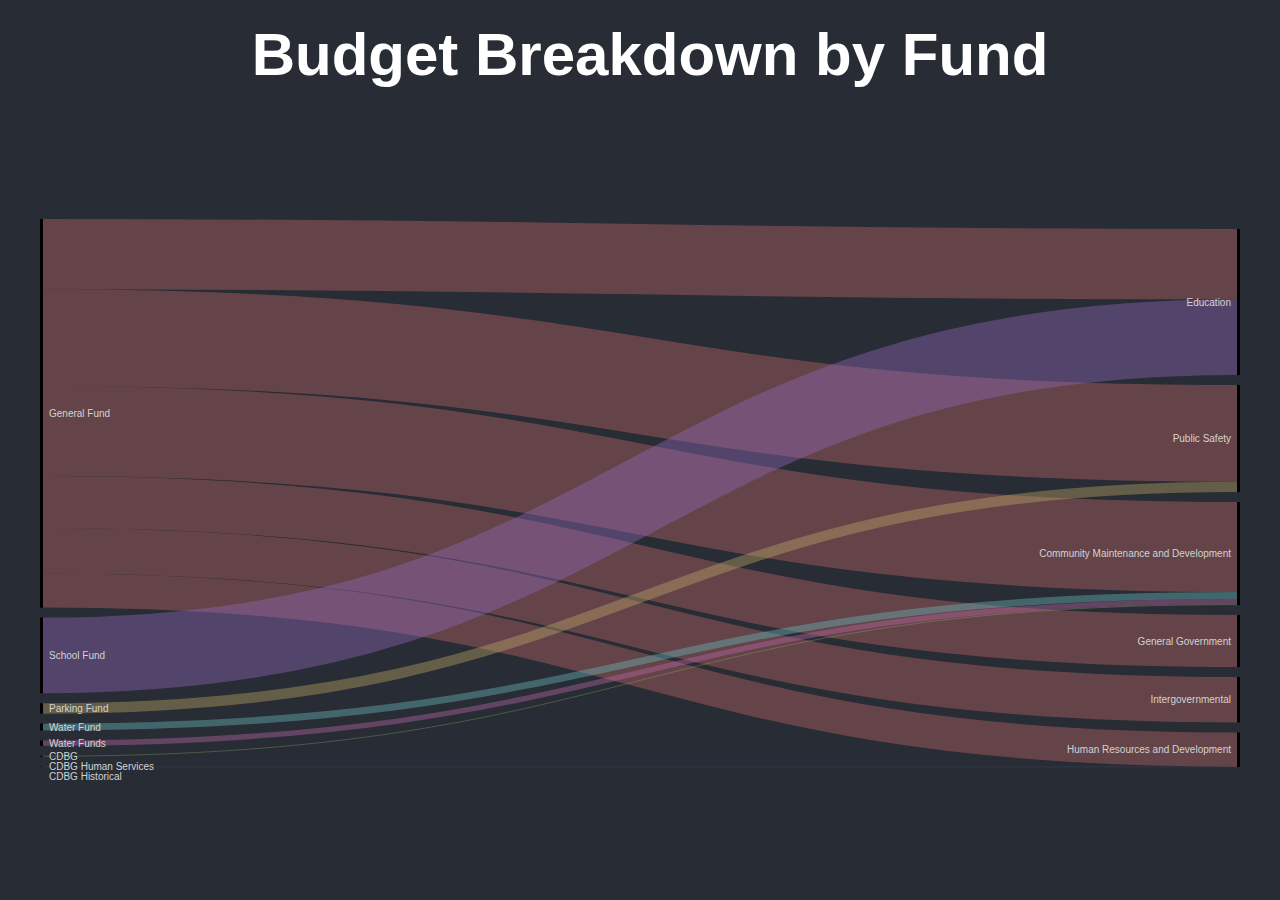
<file: funds.html>
<!DOCTYPE html>
<html lang="en">

<head>
  <meta charset="utf-8">
  <title>City of Cambridge Civic Dashboard</title>
  <link rel="stylesheet" href="style.css">
</head>

<body>
  <h1>Budget Breakdown by Fund</h1>

  <div id="alluv">
    <div id="alluv">
      <svg width="1200" height="578" xmlns="http://www.w3.org/2000/svg">
        <g transform="translate(0, 10)">
          <g class="links" fill="none" stroke-opacity="0.4">
            <path d="M3,118.69452684849225C600,118.69452684849225,600,214.35545899572207,1197,214.35545899572207" stroke-width="96.69565063927783" style="stroke: rgb(191, 105, 105);"></path>
            <path d="M3,35.17335076442672C600,35.17335076442672,600,45.17335076442661,1197,45.17335076442661" stroke-width="70.34670152885322" style="stroke: rgb(191, 105, 105);"></path>
            <path d="M3,283.02742373919966C600,283.02742373919966,600,422.0533742061336,1197,422.0533742061336" stroke-width="51.99763451561171" style="stroke: rgb(191, 105, 105);"></path>
            <path d="M3,212.0354793247625C600,212.0354793247625,600,328.0623833922043,1197,328.0623833922043" stroke-width="89.98625431326262" style="stroke: rgb(191, 105, 105);"></path>
            <path d="M3,371.5344667880702C600,371.5344667880702,600,530.5604172550039,1197,530.5604172550039" stroke-width="34.175503314222944" style="stroke: rgb(191, 105, 105);"></path>
            <path d="M3,331.73647806398213C600,331.73647806398213,600,480.762428530916,1197,480.762428530916" stroke-width="45.420474133953185" style="stroke: rgb(191, 105, 105);"></path>
            <path d="M3,489.4661365525176C600,489.4661365525176,600,267.88627027546704,1197,267.88627027546704" stroke-width="10.365971920212116" style="stroke: rgb(191, 169, 105);"></path>
            <path d="M3,537.2490119522477C600,537.2490119522477,600,385.6553999884597,1197,385.6553999884597" stroke-width="0.7951692259901438" style="stroke: rgb(148, 191, 105);"></path>
            <path d="M3,557.9992138265635C600,557.9992138265635,600,386.05377077489123,1197,386.05377077489123" stroke-width="0.0015723468728872751" style="stroke: rgb(105, 191, 126);"></path>
            <path d="M3,508.093737886621C600,508.093737886621,600,376.500125922833,1197,376.500125922833" stroke-width="6.8892307479946675" style="stroke: rgb(105, 191, 191);"></path>
            <path d="M3,547.8225121091848C600,547.8225121091848,600,547.8240844560576,1197,547.8240844560576" stroke-width="0.35183108788428424" style="stroke: rgb(105, 126, 191);"></path>
            <path d="M3,436.45268451879645C600,436.45268451879645,600,118.17716760246819,1197,118.17716760246819" stroke-width="75.66093214722996" style="stroke: rgb(148, 105, 191);"></path>
            <path d="M3,524.1948902999354C600,524.1948902999354,600,382.60127833614746,1197,382.60127833614746" stroke-width="5.313074078634386" style="stroke: rgb(191, 105, 169);"></path>
          </g>
          <g class="nodes" font-family="Arial, Helvetica" font-size="10">
            <g>
              <rect x="0" y="536.8514273392526" height="0.7951692259900938" width="3" fill="#000"></rect><text x="9" y="537.2490119522477" dy="0.35em" text-anchor="start">CDBG</text>
            </g>
            <g>
              <rect x="0" y="557.998427653127" height="0.001572346872876551" width="3" fill="#000"></rect><text x="9" y="557.9992138265634" dy="0.35em" text-anchor="start">CDBG Historical</text>
            </g>
            <g>
              <rect x="0" y="547.6465965652427" height="0.3518310878843067" width="3" fill="#000"></rect><text x="9" y="547.8225121091848" dy="0.35em" text-anchor="start">CDBG Human Services</text>
            </g>
            <g>
              <rect x="0" y="1.1368683772161603e-13" height="388.6222184451814" width="3" fill="#000"></rect><text x="9" y="194.3111092225908" dy="0.35em" text-anchor="start">General Fund</text>
            </g>
            <g>
              <rect x="0" y="484.2831505924115" height="10.365971920212132" width="3" fill="#000"></rect><text x="9" y="489.4661365525176" dy="0.35em" text-anchor="start">Parking Fund</text>
            </g>
            <g>
              <rect x="0" y="398.6222184451815" height="75.66093214723003" width="3" fill="#000"></rect><text x="9" y="436.4526845187965" dy="0.35em" text-anchor="start">School Fund</text>
            </g>
            <g>
              <rect x="0" y="504.64912251262365" height="6.8892307479945885" width="3" fill="#000"></rect><text x="9" y="508.09373788662094" dy="0.35em" text-anchor="start">Water Fund</text>
            </g>
            <g>
              <rect x="0" y="521.5383532606182" height="5.313074078634372" width="3" fill="#000"></rect><text x="9" y="524.1948902999354" dy="0.35em" text-anchor="start">Water Funds</text>
            </g>
            <g>
              <rect x="1197" y="283.069256235573" height="102.98530071275474" width="3" fill="#000"></rect><text x="1191" y="334.56190659195033" dy="0.35em" text-anchor="end">Community Maintenance and Development</text>
            </g>
            <g>
              <rect x="1197" y="10" height="146.00763367608317" width="3" fill="#000"></rect><text x="1191" y="83.00381683804159" dy="0.35em" text-anchor="end">Education</text>
            </g>
            <g>
              <rect x="1197" y="396.05455694832773" height="51.99763451561165" width="3" fill="#000"></rect><text x="1191" y="422.0533742061335" dy="0.35em" text-anchor="end">General Government</text>
            </g>
            <g>
              <rect x="1197" y="513.4726655978925" height="34.52733440210744" width="3" fill="#000"></rect><text x="1191" y="530.7363327989463" dy="0.35em" text-anchor="end">Human Resources and Development</text>
            </g>
            <g>
              <rect x="1197" y="458.0521914639394" height="45.42047413395312" width="3" fill="#000"></rect><text x="1191" y="480.76242853091594" dy="0.35em" text-anchor="end">Intergovernmental</text>
            </g>
            <g>
              <rect x="1197" y="166.00763367608317" height="107.06162255948985" width="3" fill="#000"></rect><text x="1191" y="219.53844495582808" dy="0.35em" text-anchor="end">Public Safety</text>
            </g>
          </g>
        </g>
      </svg>
    </div>
  </div>
</body>

</html>
</file>
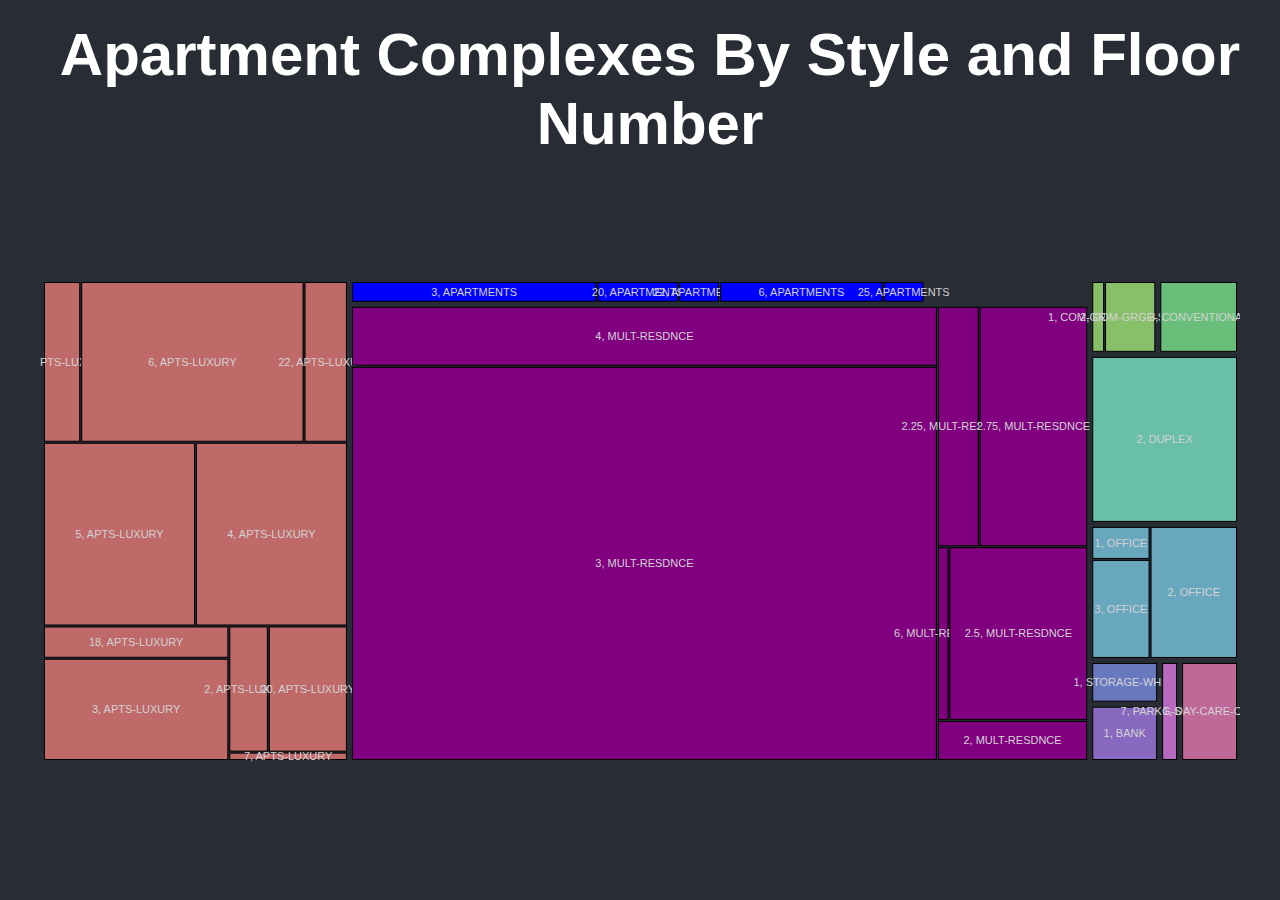
<file: tree.html>
<!DOCTYPE html>
<html lang="en">

<head>
  <meta charset="utf-8">
  <title>City of Cambridge Civic Dashboard</title>
  <link rel="stylesheet" href="style.css">
</head>

<body>
  <h1>Apartment Complexes By Style and Floor Number</h1>

  <div id="alluv">
    <div id="alluv">
      <svg width="1200" height="485" xmlns="http://www.w3.org/2000/svg" version="1.1">
        <g transform="translate(.5,.5)">
          <g class="cell" transform="translate(4,4)">
            <rect width="35.21672894509917" height="158.76027397260273" style="fill: rgb(191, 105, 105); stroke: rgb(0,0,0);"></rect>
            <title>undefined: NaN</title><text x="17.608364472549585" y="79.38013698630137" dy=".35em" text-anchor="middle" style="font-size: 11px; font-family: Arial, Helvetica;">15, APTS-LUXURY</text>
          </g>
          <g class="cell" transform="translate(41.21672894509917,4)">
            <rect width="221.30037367059506" height="158.76027397260273" style="fill: rgb(191, 105, 105); stroke: rgb(0,0,0);"></rect>
            <title>undefined: NaN</title><text x="110.65018683529753" y="79.38013698630137" dy=".35em" text-anchor="middle" style="font-size: 11px; font-family: Arial, Helvetica;">6, APTS-LUXURY</text>
          </g>
          <g class="cell" transform="translate(264.5171026156942,4)">
            <rect width="41.419517102615714" height="158.76027397260273" style="fill: rgb(191, 105, 105); stroke: rgb(0,0,0);"></rect>
            <title>undefined: NaN</title><text x="20.709758551307857" y="79.38013698630137" dy=".35em" text-anchor="middle" style="font-size: 11px; font-family: Arial, Helvetica;">22, APTS-LUXURY</text>
          </g>
          <g class="cell" transform="translate(4,164.76027397260273)">
            <rect width="149.96830985915494" height="181.72602739726025" style="fill: rgb(191, 105, 105); stroke: rgb(0,0,0);"></rect>
            <title>undefined: NaN</title><text x="74.98415492957747" y="90.86301369863013" dy=".35em" text-anchor="middle" style="font-size: 11px; font-family: Arial, Helvetica;">5, APTS-LUXURY</text>
          </g>
          <g class="cell" transform="translate(155.96830985915494,164.76027397260273)">
            <rect width="149.96830985915494" height="181.72602739726025" style="fill: rgb(191, 105, 105); stroke: rgb(0,0,0);"></rect>
            <title>undefined: NaN</title><text x="74.98415492957747" y="90.86301369863013" dy=".35em" text-anchor="middle" style="font-size: 11px; font-family: Arial, Helvetica;">4, APTS-LUXURY</text>
          </g>
          <g class="cell" transform="translate(4,348.486301369863)">
            <rect width="183.3272071453109" height="30.28328767123287" style="fill: rgb(191, 105, 105); stroke: rgb(0,0,0);"></rect>
            <title>undefined: NaN</title><text x="91.66360357265545" y="15.141643835616435" dy=".35em" text-anchor="middle" style="font-size: 11px; font-family: Arial, Helvetica;">18, APTS-LUXURY</text>
          </g>
          <g class="cell" transform="translate(4,380.76958904109586)">
            <rect width="183.3272071453109" height="100.23041095890414" style="fill: rgb(191, 105, 105); stroke: rgb(0,0,0);"></rect>
            <title>undefined: NaN</title><text x="91.66360357265545" y="50.11520547945207" dy=".35em" text-anchor="middle" style="font-size: 11px; font-family: Arial, Helvetica;">3, APTS-LUXURY</text>
          </g>
          <g class="cell" transform="translate(189.3272071453109,348.486301369863)">
            <rect width="37.53647085766633" height="124.10659246575347" style="fill: rgb(191, 105, 105); stroke: rgb(0,0,0);"></rect>
            <title>undefined: NaN</title><text x="18.768235428833165" y="62.05329623287673" dy=".35em" text-anchor="middle" style="font-size: 11px; font-family: Arial, Helvetica;">2, APTS-LUXURY</text>
          </g>
          <g class="cell" transform="translate(228.86367800297722,348.486301369863)">
            <rect width="77.07294171533266" height="124.10659246575347" style="fill: rgb(191, 105, 105); stroke: rgb(0,0,0);"></rect>
            <title>undefined: NaN</title><text x="38.53647085766633" y="62.05329623287673" dy=".35em" text-anchor="middle" style="font-size: 11px; font-family: Arial, Helvetica;">20, APTS-LUXURY</text>
          </g>
          <g class="cell" transform="translate(189.3272071453109,474.59289383561645)">
            <rect width="116.60941257299899" height="6.407106164383549" style="fill: rgb(191, 105, 105); stroke: rgb(0,0,0);"></rect>
            <title>undefined: NaN</title><text x="58.304706286499496" y="3.2035530821917746" dy=".35em" text-anchor="middle" style="font-size: 11px; font-family: Arial, Helvetica;">7, APTS-LUXURY</text>
          </g>
          <g class="cell" transform="translate(311.9366197183099,4)">
            <rect width="243.43779342723008" height="18.76923076923077" style="fill: blue; stroke: rgb(0,0,0);"></rect>
            <title>undefined: NaN</title><text x="121.71889671361504" y="9.384615384615385" dy=".35em" text-anchor="middle" style="font-size: 11px; font-family: Arial, Helvetica;">3, APARTMENTS</text>
          </g>
          <g class="cell" transform="translate(557.37441314554,4)">
            <rect width="79.81259780907669" height="18.76923076923077" style="fill: blue; stroke: rgb(0,0,0);"></rect>
            <title>undefined: NaN</title><text x="39.906298904538346" y="9.384615384615385" dy=".35em" text-anchor="middle" style="font-size: 11px; font-family: Arial, Helvetica;">20, APARTMENTS</text>
          </g>
          <g class="cell" transform="translate(639.1870109546167,4)">
            <rect width="38.90629890453829" height="18.76923076923077" style="fill: blue; stroke: rgb(0,0,0);"></rect>
            <title>undefined: NaN</title><text x="19.453149452269145" y="9.384615384615385" dy=".35em" text-anchor="middle" style="font-size: 11px; font-family: Arial, Helvetica;">22, APARTMENTS</text>
          </g>
          <g class="cell" transform="translate(680.0933098591549,4)">
            <rect width="161.62519561815338" height="18.76923076923077" style="fill: blue; stroke: rgb(0,0,0);"></rect>
            <title>undefined: NaN</title><text x="80.81259780907669" y="9.384615384615385" dy=".35em" text-anchor="middle" style="font-size: 11px; font-family: Arial, Helvetica;">6, APARTMENTS</text>
          </g>
          <g class="cell" transform="translate(843.7185054773083,4)">
            <rect width="38.90629890453829" height="18.76923076923077" style="fill: blue; stroke: rgb(0,0,0);"></rect>
            <title>undefined: NaN</title><text x="19.453149452269145" y="9.384615384615385" dy=".35em" text-anchor="middle" style="font-size: 11px; font-family: Arial, Helvetica;">25, APARTMENTS</text>
          </g>
          <g class="cell" transform="translate(311.9366197183099,28.76923076923077)">
            <rect width="583.95509241636" height="57.99274310595065" style="fill: purple; stroke: rgb(0,0,0);"></rect>
            <title>undefined: NaN</title><text x="291.97754620818" y="28.996371552975326" dy=".35em" text-anchor="middle" style="font-size: 11px; font-family: Arial, Helvetica;">4, MULT-RESDNCE</text>
          </g>
          <g class="cell" transform="translate(311.9366197183099,88.76197387518143)">
            <rect width="583.95509241636" height="392.23802612481853" style="fill: purple; stroke: rgb(0,0,0);"></rect>
            <title>undefined: NaN</title><text x="291.97754620818" y="196.11901306240927" dy=".35em" text-anchor="middle" style="font-size: 11px; font-family: Arial, Helvetica;">3, MULT-RESDNCE</text>
          </g>
          <g class="cell" transform="translate(897.8917121346699,28.76923076923077)">
            <rect width="39.76619107370277" height="238.47511312217193" style="fill: purple; stroke: rgb(0,0,0);"></rect>
            <title>undefined: NaN</title><text x="19.883095536851386" y="119.23755656108597" dy=".35em" text-anchor="middle" style="font-size: 11px; font-family: Arial, Helvetica;">2.25, MULT-RESDNCE</text>
          </g>
          <g class="cell" transform="translate(939.6579032083727,28.76923076923077)">
            <rect width="106.59209679162734" height="238.47511312217193" style="fill: purple; stroke: rgb(0,0,0);"></rect>
            <title>undefined: NaN</title><text x="53.29604839581367" y="119.23755656108597" dy=".35em" text-anchor="middle" style="font-size: 11px; font-family: Arial, Helvetica;">2.75, MULT-RESDNCE</text>
          </g>
          <g class="cell" transform="translate(897.8917121346699,269.2443438914027)">
            <rect width="9.566022143486975" height="171.6764705882353" style="fill: purple; stroke: rgb(0,0,0);"></rect>
            <title>undefined: NaN</title><text x="4.783011071743488" y="85.83823529411765" dy=".35em" text-anchor="middle" style="font-size: 11px; font-family: Arial, Helvetica;">6, MULT-RESDNCE</text>
          </g>
          <g class="cell" transform="translate(909.4577342781569,269.2443438914027)">
            <rect width="136.79226572184314" height="171.6764705882353" style="fill: purple; stroke: rgb(0,0,0);"></rect>
            <title>undefined: NaN</title><text x="68.39613286092157" y="85.83823529411765" dy=".35em" text-anchor="middle" style="font-size: 11px; font-family: Arial, Helvetica;">2.5, MULT-RESDNCE</text>
          </g>
          <g class="cell" transform="translate(897.8917121346699,442.920814479638)">
            <rect width="148.3582878653301" height="38.07918552036199" style="fill: purple; stroke: rgb(0,0,0);"></rect>
            <title>undefined: NaN</title><text x="74.17914393266506" y="19.039592760180994" dy=".35em" text-anchor="middle" style="font-size: 11px; font-family: Arial, Helvetica;">2, MULT-RESDNCE</text>
          </g>
          <g class="cell" transform="translate(1052.25,4)">
            <rect width="10.813636363636306" height="68.83098591549296" style="fill: rgb(136, 191, 105); stroke: rgb(0,0,0);"></rect>
            <title>undefined: NaN</title><text x="5.406818181818153" y="34.41549295774648" dy=".35em" text-anchor="middle" style="font-size: 11px; font-family: Arial, Helvetica;">1, COM-GRGE-SVC</text>
          </g>
          <g class="cell" transform="translate(1065.0636363636363,4)">
            <rect width="49.25454545454545" height="68.83098591549296" style="fill: rgb(136, 191, 105); stroke: rgb(0,0,0);"></rect>
            <title>undefined: NaN</title><text x="24.627272727272725" y="34.41549295774648" dy=".35em" text-anchor="middle" style="font-size: 11px; font-family: Arial, Helvetica;">2, COM-GRGE-SVC</text>
          </g>
          <g class="cell" transform="translate(1120.3181818181818,4)">
            <rect width="75.68181818181824" height="68.83098591549296" style="fill: rgb(105, 191, 121); stroke: rgb(0,0,0);"></rect>
            <title>undefined: NaN</title><text x="37.84090909090912" y="34.41549295774648" dy=".35em" text-anchor="middle" style="font-size: 11px; font-family: Arial, Helvetica;">3, CONVENTIONAL</text>
          </g>
          <g class="cell" transform="translate(1052.25,78.83098591549296)">
            <rect width="143.75" height="164.0704225352112" style="fill: rgb(105, 191, 167); stroke: rgb(0,0,0);"></rect>
            <title>undefined: NaN</title><text x="71.875" y="82.0352112676056" dy=".35em" text-anchor="middle" style="font-size: 11px; font-family: Arial, Helvetica;">2, DUPLEX</text>
          </g>
          <g class="cell" transform="translate(1052.25,248.9014084507042)">
            <rect width="56.299999999999955" height="31.01408450704224" style="fill: rgb(105, 167, 191); stroke: rgb(0,0,0);"></rect>
            <title>undefined: NaN</title><text x="28.149999999999977" y="15.50704225352112" dy=".35em" text-anchor="middle" style="font-size: 11px; font-family: Arial, Helvetica;">1, OFFICE</text>
          </g>
          <g class="cell" transform="translate(1052.25,281.91549295774644)">
            <rect width="56.299999999999955" height="97.04225352112678" style="fill: rgb(105, 167, 191); stroke: rgb(0,0,0);"></rect>
            <title>undefined: NaN</title><text x="28.149999999999977" y="48.52112676056339" dy=".35em" text-anchor="middle" style="font-size: 11px; font-family: Arial, Helvetica;">3, OFFICE</text>
          </g>
          <g class="cell" transform="translate(1110.55,248.9014084507042)">
            <rect width="85.45000000000005" height="130.05633802816902" style="fill: rgb(105, 167, 191); stroke: rgb(0,0,0);"></rect>
            <title>undefined: NaN</title><text x="42.72500000000002" y="65.02816901408451" dy=".35em" text-anchor="middle" style="font-size: 11px; font-family: Arial, Helvetica;">2, OFFICE</text>
          </g>
          <g class="cell" transform="translate(1052.25,384.9577464788732)">
            <rect width="63.88333333333344" height="37.732394366197184" style="fill: rgb(105, 121, 191); stroke: rgb(0,0,0);"></rect>
            <title>undefined: NaN</title><text x="31.94166666666672" y="18.866197183098592" dy=".35em" text-anchor="middle" style="font-size: 11px; font-family: Arial, Helvetica;">1, STORAGE-WHSE</text>
          </g>
          <g class="cell" transform="translate(1052.25,428.6901408450704)">
            <rect width="63.88333333333344" height="52.3098591549296" style="fill: rgb(136, 105, 191); stroke: rgb(0,0,0);"></rect>
            <title>undefined: NaN</title><text x="31.94166666666672" y="26.1549295774648" dy=".35em" text-anchor="middle" style="font-size: 11px; font-family: Arial, Helvetica;">1, BANK</text>
          </g>
          <g class="cell" transform="translate(1122.1333333333334,384.9577464788732)">
            <rect width="13.966666666666697" height="96.04225352112678" style="fill: rgb(183, 105, 191); stroke: rgb(0,0,0);"></rect>
            <title>undefined: NaN</title><text x="6.9833333333333485" y="48.02112676056339" dy=".35em" text-anchor="middle" style="font-size: 11px; font-family: Arial, Helvetica;">7, PARKG-STRUCT</text>
          </g>
          <g class="cell" transform="translate(1142.1000000000001,384.9577464788732)">
            <rect width="53.899999999999864" height="96.04225352112678" style="fill: rgb(191, 105, 152); stroke: rgb(0,0,0);"></rect>
            <title>undefined: NaN</title><text x="26.949999999999932" y="48.02112676056339" dy=".35em" text-anchor="middle" style="font-size: 11px; font-family: Arial, Helvetica;">1, DAY-CARE-CTR</text>
          </g>
        </g>
      </svg>
    </div>
</body>

</html>
</file>
<file: style.css>
@import url('https://fonts.googleapis.com/css2?family=Merriweather:wght@300;700&display=swap');

* {
    -webkit-box-sizing: border-box;
    -moz-box-sizing: border-box;
    box-sizing: border-box;
}

html, body {
  margin: -10px;
  background-color: rgb(40, 44, 52);
  padding: 0px;
  font-family: "Helvetica", serif;
}

h1 {
  padding-left: 20px;
  font-size: 45pt;
  color: white;
  text-align: center;
  margin-bottom: 2em;
}

#data-vizes {
  text-align: center;
}

 #data-vizes > div {
   margin: 3em;
   display: inline-block;
}

#alluv-chart * text, #text-diagram * text {
  fill: white;
}

#descr-txt p {
  vertical-align: top;
  width: 425px;
  display: inline-block;
  padding: 20px;
}

#chart {
    width: 100%;
    height: 100vh;
    position: relative;
}

#options {
    position: absolute;
    right: 0px;
    width: 30%;
    height: 100vh;
    padding-top: 40px;
    padding-right: 50px;
    padding-left: 50px;
    z-index: 100;
    background-color: rgba(255,255,255,0.85);
}

#options p {
  word-wrap: break-word;
}

#filters {
    font-size: 14pt;
    line-height: 26pt;
}


.opt-container {
  position: relative;
  padding-left: 30px;
}

/* hide the browser's default checkbox */
.opt-container input {
  opacity: 0;
  height: 0;
  width: 0;
}

/* create a custom checkbox */
.checkmark {
  position: absolute;
  top: 0;
  left: 0;
  height: 25px;
  width: 25px;
}

/* when unchecked set the checkbox opacity as lower */
.opt-container input[type="checkbox"]  ~ .checkmark {
  opacity: .2;
}

/* when checked set the checkbox opacity as higher */
.opt-container input[type="checkbox"]:checked  ~ .checkmark {
  opacity: .6;
}

/* create the checkmark */
.checkmark:after {
  content: "";
  position: absolute;
  display: none;
}

/* show checkmark when checked */
.opt-container input:checked ~ .checkmark:after {
  display: block;
}

/* style the checkmar */
.opt-container .checkmark:after {
  left: 9px;
  top: 5px;
  width: 5px;
  height: 10px;
  border: solid white;
  border-width: 0 3px 3px 0;
  -webkit-transform: rotate(45deg);
  -ms-transform: rotate(45deg);
  transform: rotate(45deg);
}

.state {
    fill: lightgrey;
    stroke: black;
    stroke-width: 1;
}

.tooltip {
    position: absolute;
    visibility: hidden;
    font-family: "Helvetica Neue", Helvetica, Arial, sans-serif;
    font-size: 9pt;
    line-height: 14pt;
    color: rgba(255, 255, 255, 0.85);
    background-color: rgba(0, 0, 0, 0.85);
    padding: 15px;
}

#alluv {
  text-align: center;
}

text {
  fill: lightgrey;
}

#text-labels * text {
  fill: black;
}
</file>
